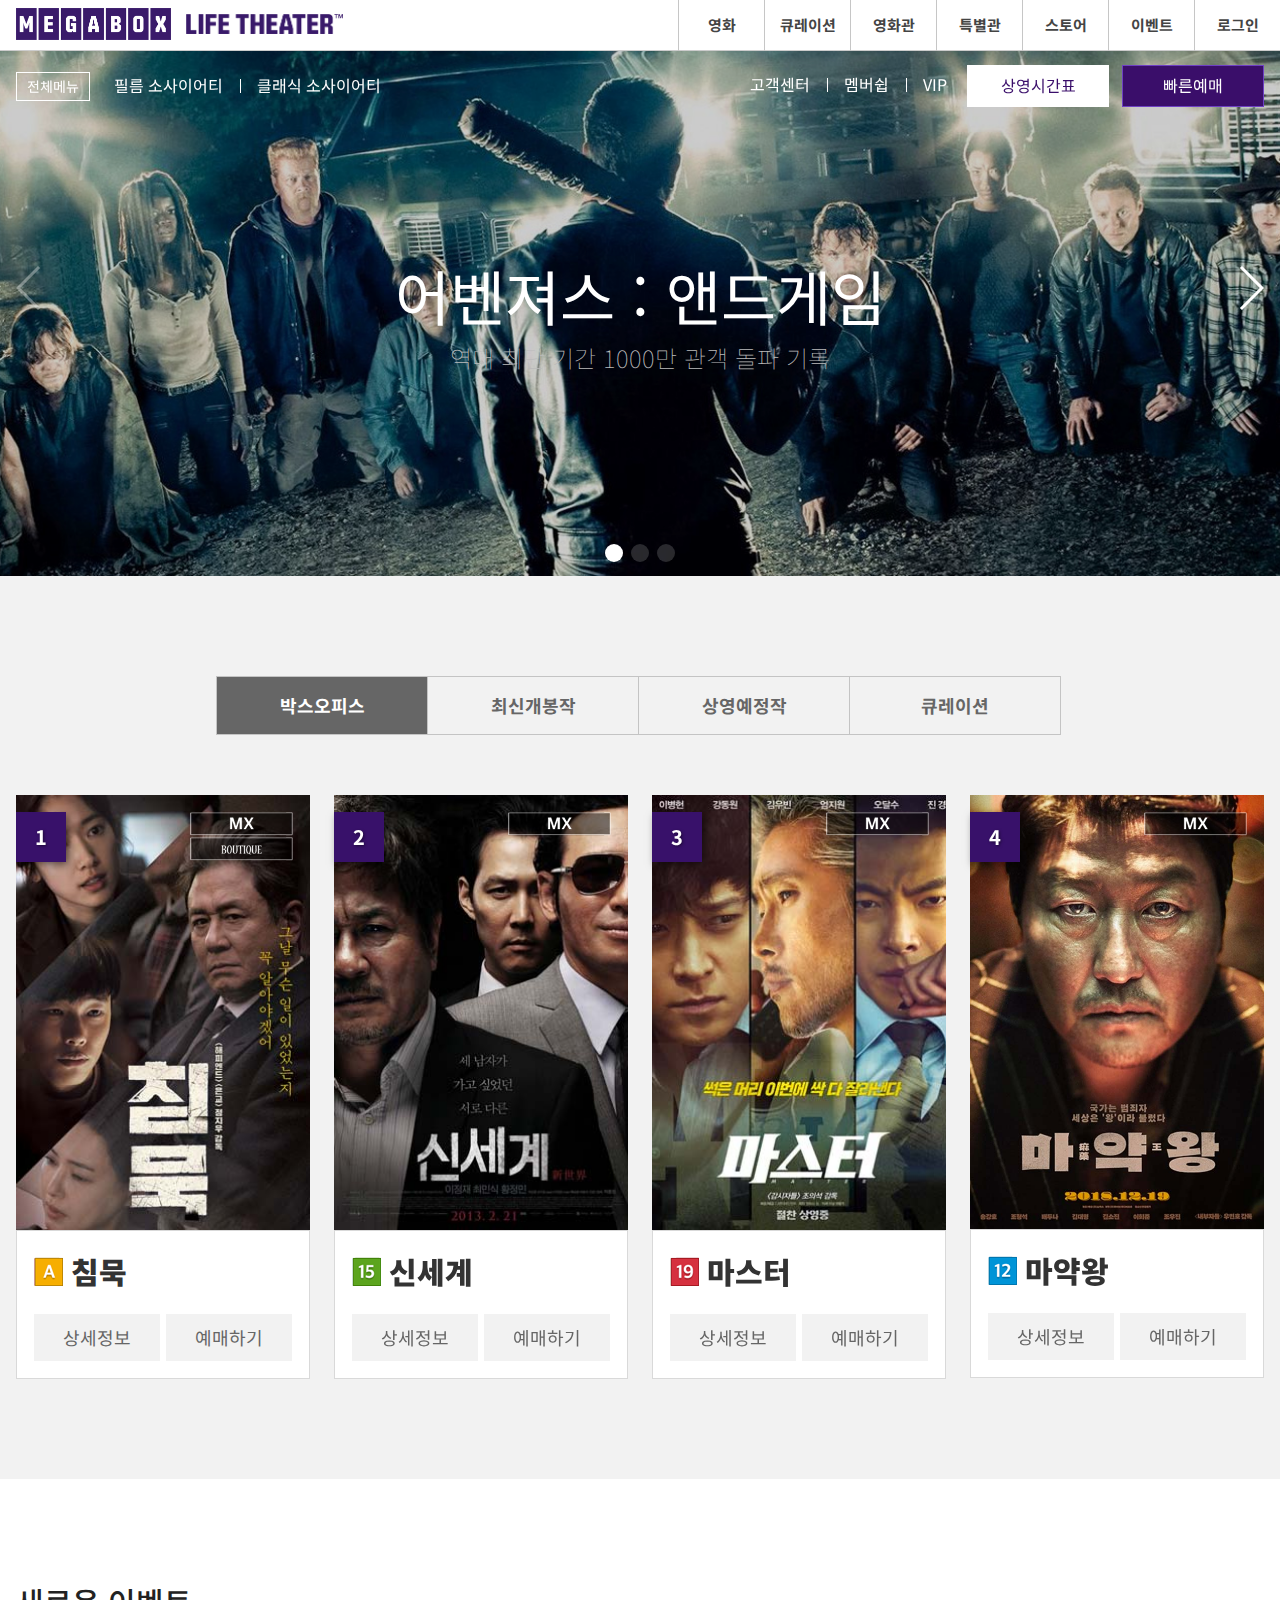
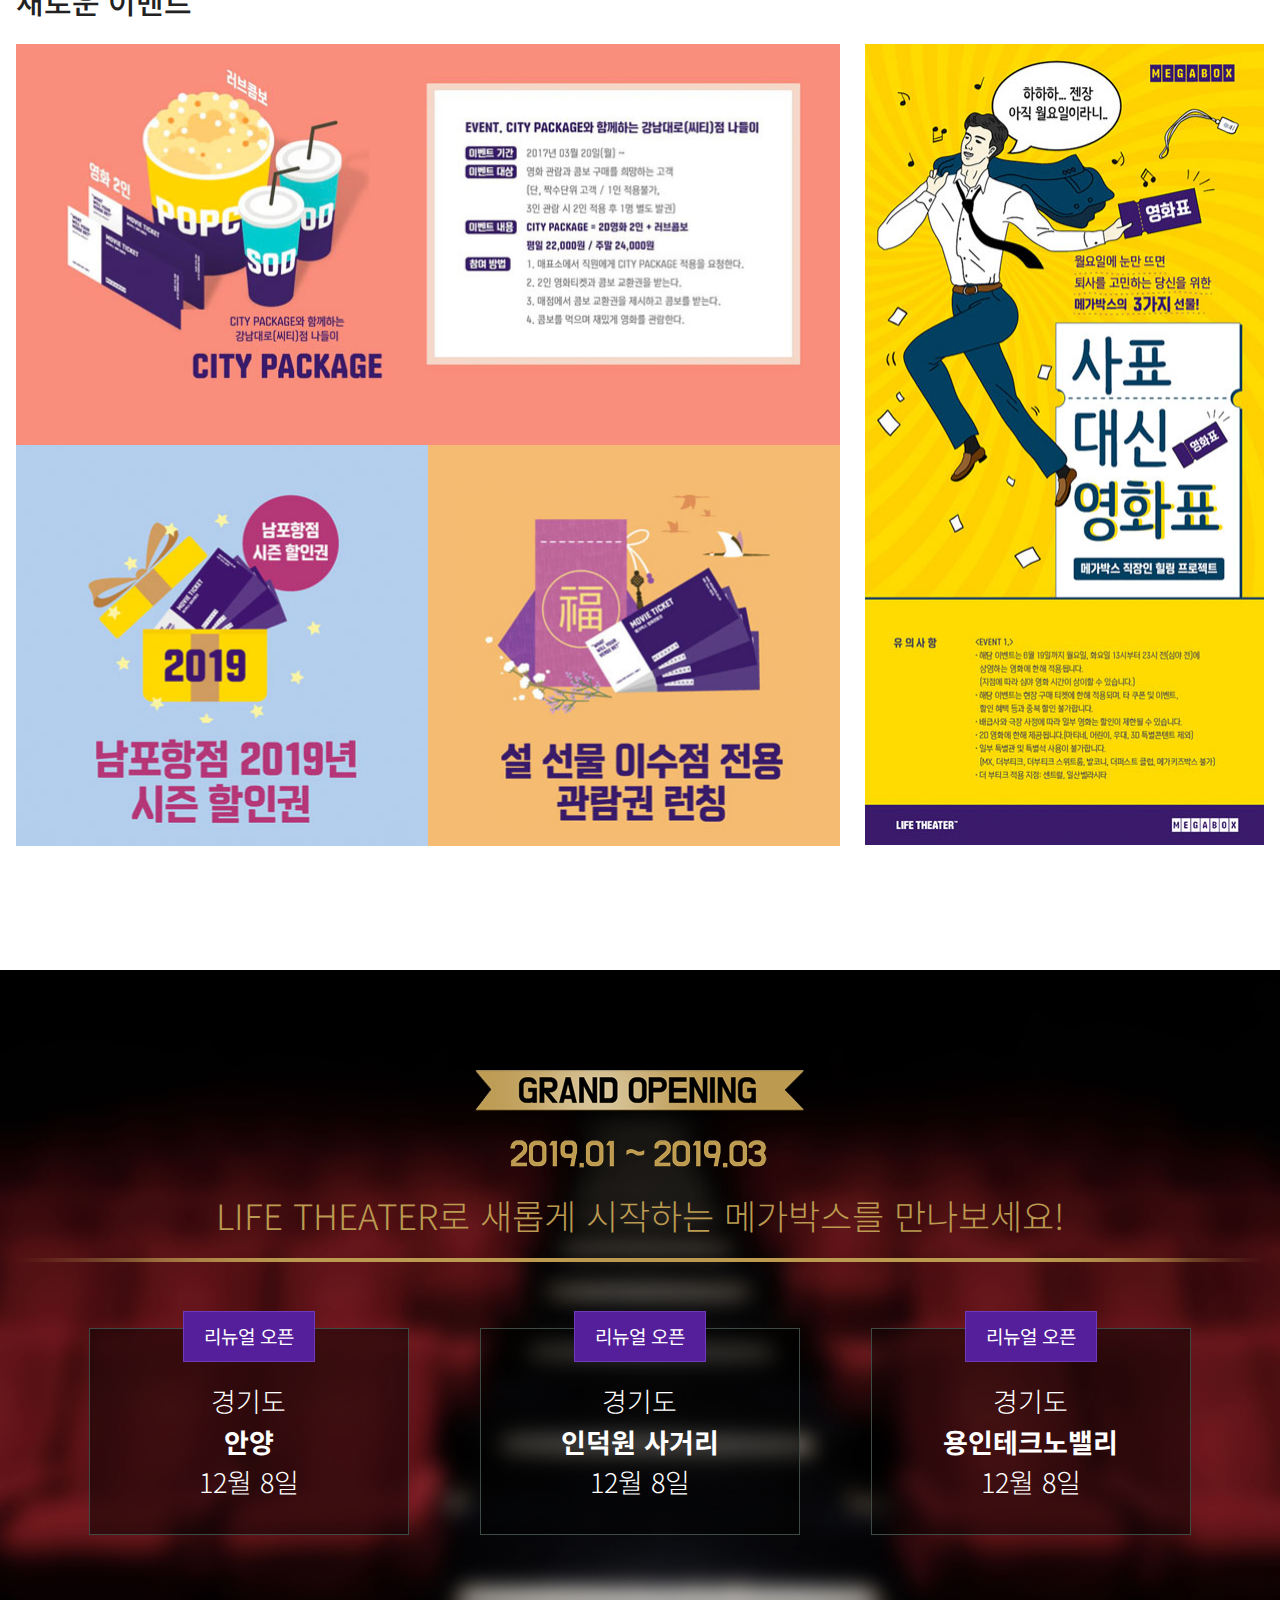
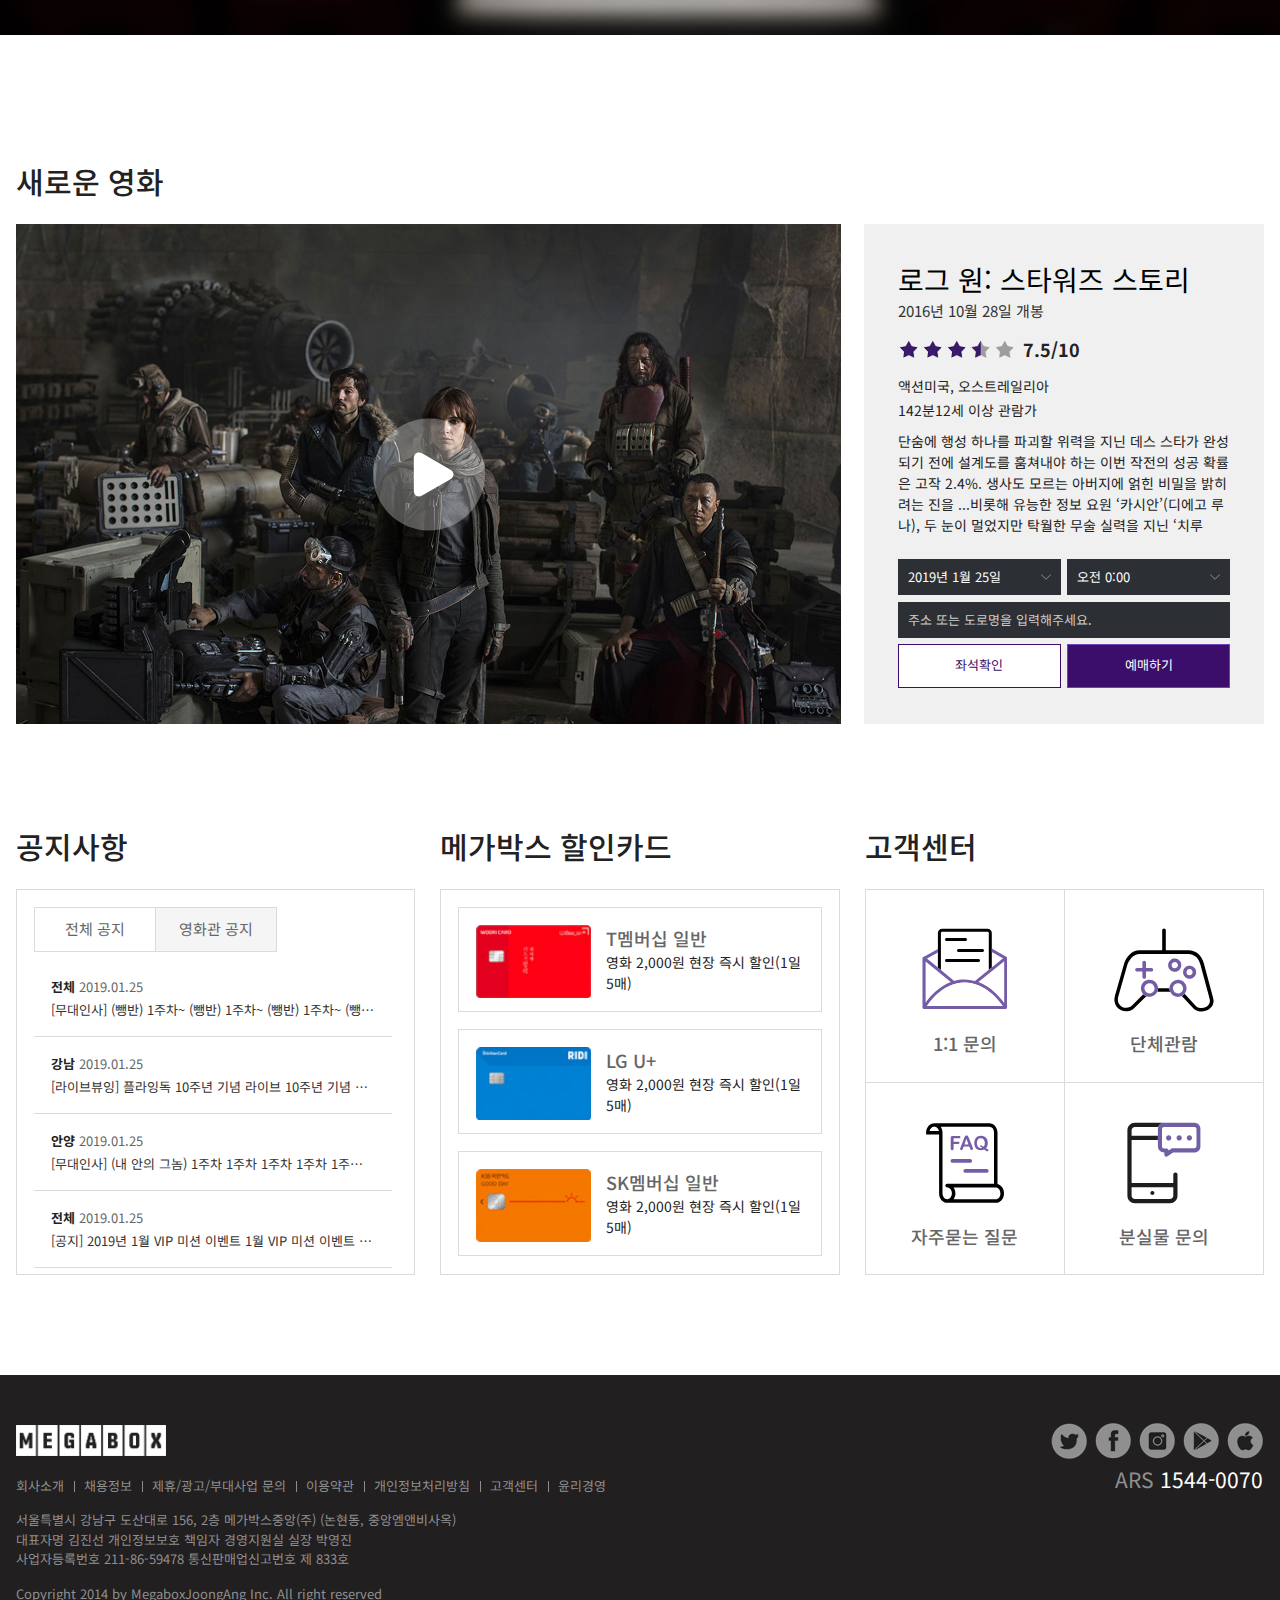
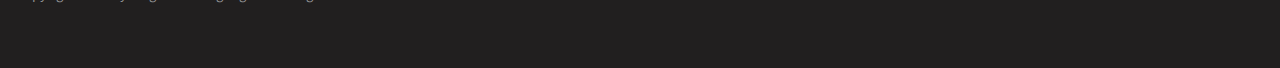
<file: index.html>
<!DOCTYPE html>
<html lang="ko">
  <head>
    <meta charset="UTF-8" />
    <meta
      name="viewport"
      content="user-scalable=no, initial-scale=1.0, maximum-scale=1.0, minimum-scale=1.0, width=device-width"
    />
    <meta http-equiv="X-UA-Compatible" content="ie=edge" />
    <meta name="format-detection" content="telephone=no" />
    <meta name="author" content="webstoryboy" />
    <meta
      name="description"
      content="메가박스 사이트 따라하면서 배우는 튜토리얼입니다."
    />
    <meta
      name="keywords"
      content="메가박스, 유투브, 영화, 최신영화, 영화관, CGV, 롯데시네마, 웹스토리보이, 웹스, 사이트 만들기, 따라하기, 이미지 슬라이드"
    />
    <title>메가박스 사이트 코딩하기 : 푸터 영역</title>

    <!-- css -->
    <link rel="stylesheet" href="assets/css/reset.css" />
    <link rel="stylesheet" href="assets/css/style.css" />
    <link rel="stylesheet" href="assets/css/swiper.css" />

    <!-- 파비콘 -->
    <link rel="shortcut icon" href="assets/icons/favicon.ico" />
    <link
      rel="apple-touch-icon-precomposed"
      href="assets/icons/favicon_72.png"
    />
    <link
      rel="apple-touch-icon-precomposed"
      sizes="96x96"
      href="assets/icons/favicon_96.png"
    />
    <link
      rel="apple-touch-icon-precomposed"
      sizes="144x144"
      href="assets/icons/favicon_144.png"
    />
    <link
      rel="apple-touch-icon-precomposed"
      sizes="192x192"
      href="assets/icons/favicon_192.png"
    />

    <!-- 페이스북 메타 태그 -->
    <meta property="og:title" content="메가박스 사이트 만들기" />
    <meta
      property="og:url"
      content="https://github.com/webstoryboy/megabox2019"
    />
    <meta
      property="og:image"
      content="https://webstoryboy.github.io/megabox2019/mega.jpg"
    />
    <meta
      property="og:description"
      content="메가박스 사이트 따라하면서 배우는 튜토리얼입니다."
    />

    <!-- 트위터 메타 태그 -->
    <meta name="twitter:card" content="summary" />
    <meta name="twitter:title" content="메가박스 사이트 만들기" />
    <meta
      name="twitter:url"
      content="https://github.com/webstoryboy/megabox2019/"
    />
    <meta
      name="twitter:image"
      content="https://webstoryboy.github.io/megabox2019/mega.jpg"
    />
    <meta
      name="twitter:description"
      content="메가박스 사이트 따라하면서 배우는 튜토리얼입니다."
    />

    <!-- 웹 폰트 -->
    <link
      href="https://fonts.googleapis.com/css?family=Noto+Sans+KR:100,300,400,500,700,900&amp;subset=korean"
      rel="stylesheet"
    />

    <!-- HTLM5shiv ie6~8 -->
    <!--[if lt IE 9]>
      <script src="assets/js/html5shiv.min.js"></script>
      <script type="text/javascript">
        alert(
          "현재 브라우저는 지원하지 않습니다. 크롬 브라우저를 추천합니다.!"
        );
      </script>
    <![endif]-->
  </head>
  <body>
    <header id="header">
      <div class="container">
        <div class="row">
          <div class="header clearfix">
            <h1>
              <a href="#">
                <em><img src="assets/img/logo.png" alt="MEGABOX" /></em>
                <strong
                  ><img src="assets/img/logo-sub.png" alt="LIFE THEATER"
                /></strong>
              </a>
            </h1>
            <nav id="mNav">
              <h2 class="ir_so">메가박스 전체메뉴</h2>
              <a href="#" class="ham"><span></span></a>
            </nav>
            <nav class="nav">
              <ul class="clearfix">
                <li><a href="#">영화</a></li>
                <li><a href="/studio_index.html">큐레이션</a></li>
                <li><a href="#target" class="scroll">영화관</a></li>
                <li><a href="#">특별관</a></li>
                <li><a href="#">스토어</a></li>
                <li><a href="#">이벤트</a></li>
                <li><a href="#">로그인</a></li>
              </ul>
            </nav>
          </div>
        </div>
      </div>
    </header>
    <!-- //header -->

    <section id="banner">
      <div class="banner_menu">
        <h2 class="ir_so">배너 영역</h2>
        <div class="container">
          <div class="row">
            <div class="bm_left">
              <ul>
                <li class="total"><a href="#">전체메뉴</a></li>
                <li class="line"><a href="#">필름 소사이어티</a></li>
                <li><a href="#">클래식 소사이어티</a></li>
              </ul>
            </div>
            <div class="bm_right">
              <ul>
                <li class="line"><a href="custom/faq.html">고객센터</a></li>
                <li class="line"><a href="#">멤버쉽</a></li>
                <li><a href="#">VIP</a></li>
              </ul>
              <ul>
                <li class="white"><a href="#">상영시간표</a></li>
                <li class="purple"><a href="#">빠른예매</a></li>
              </ul>
            </div>
          </div>
        </div>
      </div>
      <div class="slider">
        <div class="swiper-container">
          <div class="swiper-wrapper">
            <div class="swiper-slide ss1">
              <div class="container">
                <div class="row">
                  <h3>어벤져스 : 앤드게임</h3>
                  <p>역대 최단 기간 1000만 관객 돌파 기록</p>
                </div>
              </div>
            </div>
            <div class="swiper-slide ss2">
              <div class="container">
                <div class="row">
                  <h3>어벤져스 : 앤드게임</h3>
                  <p>역대 최단 기간 1000만 관객 돌파 기록</p>
                </div>
              </div>
            </div>
            <div class="swiper-slide ss3">
              <div class="container">
                <div class="row">
                  <h3>어벤져스 : 앤드게임</h3>
                  <p>역대 최단 기간 1000만 관객 돌파 기록</p>
                </div>
              </div>
            </div>
          </div>
          <div class="swiper-pagination"></div>
          <div class="swiper-button-prev"></div>
          <div class="swiper-button-next"></div>
        </div>
      </div>
    </section>
    <!-- //banner -->

    <section id="movie">
      <div class="container">
        <div class="row">
          <h2 class="ir_so">영화 예매</h2>
          <div class="movie">
            <div class="movie_title">
              <ul class="clearfix">
                <li class="active"><a href="#">박스오피스</a></li>
                <li><a href="#">최신개봉작</a></li>
                <li><a href="#">상영예정작</a></li>
                <li><a href="#">큐레이션</a></li>
              </ul>
            </div>
            <div class="movie_chart">
              <div class="swiper-container2">
                <div class="chart_cont1 swiper-wrapper">
                  <div class="swiper-slide">
                    <div class="poster">
                      <figure>
                        <img
                          src="assets/img/poster01.jpg"
                          srcset="assets/img/poster01@2.jpg 2x"
                          alt="침묵"
                        />
                      </figure>
                      <div class="rank"><strong>1</strong></div>
                      <div class="mx">
                        <span class="icon m ir_pm">MX</span>
                        <span class="icon b ir_pm">Boutique</span>
                      </div>
                    </div>
                    <div class="infor">
                      <h3>
                        <span class="icon all ir_pm">전체관람가</span>
                        <strong>침묵</strong>
                      </h3>
                      <div class="infor_btn">
                        <a href="#">상세정보</a>
                        <a href="#">예매하기</a>
                      </div>
                    </div>
                  </div>
                  <div class="swiper-slide">
                    <div class="poster">
                      <figure>
                        <img
                          src="assets/img/poster02.jpg"
                          srcset="assets/img/poster02@2.jpg 2x"
                          alt="신세계"
                        />
                      </figure>
                      <div class="rank"><strong>2</strong></div>
                      <div class="mx">
                        <span class="icon m ir_pm">MX</span>
                      </div>
                    </div>
                    <div class="infor">
                      <h3>
                        <span class="icon a19 ir_pm">19세 이상 관람</span>
                        <strong>신세계</strong>
                      </h3>
                      <div class="infor_btn">
                        <a href="#">상세정보</a>
                        <a href="#">예매하기</a>
                      </div>
                    </div>
                  </div>
                  <div class="swiper-slide">
                    <div class="poster">
                      <figure>
                        <img
                          src="assets/img/poster03.jpg"
                          srcset="assets/img/poster03@2.jpg 2x"
                          alt="마스터"
                        />
                      </figure>
                      <div class="rank"><strong>3</strong></div>
                      <div class="mx">
                        <span class="icon m ir_pm">MX</span>
                      </div>
                    </div>
                    <div class="infor">
                      <h3>
                        <span class="icon a12 ir_pm">12세 이상 관람</span>
                        <strong>마스터</strong>
                      </h3>
                      <div class="infor_btn">
                        <a href="#">상세정보</a>
                        <a href="#">예매하기</a>
                      </div>
                    </div>
                  </div>
                  <div class="swiper-slide">
                    <div class="poster">
                      <figure>
                        <img
                          src="assets/img/poster04.jpg"
                          srcset="assets/img/poster04@2.jpg 2x"
                          alt="마약왕"
                        />
                      </figure>
                      <div class="rank"><strong>4</strong></div>
                      <div class="mx">
                        <span class="icon m ir_pm">MX</span>
                      </div>
                    </div>
                    <div class="infor">
                      <h3>
                        <span class="icon a15 ir_pm">15세 이상 관람</span>
                        <strong>마약왕</strong>
                      </h3>
                      <div class="infor_btn">
                        <a href="#">상세정보</a>
                        <a href="#">예매하기</a>
                      </div>
                    </div>
                  </div>
                  <div class="swiper-slide">
                    <div class="poster">
                      <figure>
                        <img
                          src="assets/img/poster05.jpg"
                          srcset="assets/img/poster05@2.jpg 2x"
                          alt="마약왕"
                        />
                      </figure>
                      <div class="rank"><strong>5</strong></div>
                      <div class="mx">
                        <span class="icon m ir_pm">MX</span>
                      </div>
                    </div>
                    <div class="infor">
                      <h3>
                        <span class="icon a15 ir_pm">15세 이상 관람</span>
                        <strong>마약왕</strong>
                      </h3>
                      <div class="infor_btn">
                        <a href="#">상세정보</a>
                        <a href="#">예매하기</a>
                      </div>
                    </div>
                  </div>
                  <div class="swiper-slide">
                    <div class="poster">
                      <figure>
                        <img
                          src="assets/img/poster06.jpg"
                          srcset="assets/img/poster06@2.jpg 2x"
                          alt="마약왕"
                        />
                      </figure>
                      <div class="rank"><strong>6</strong></div>
                      <div class="mx">
                        <span class="icon m ir_pm">MX</span>
                      </div>
                    </div>
                    <div class="infor">
                      <h3>
                        <span class="icon a15 ir_pm">15세 이상 관람</span>
                        <strong>마약왕</strong>
                      </h3>
                      <div class="infor_btn">
                        <a href="#">상세정보</a>
                        <a href="#">예매하기</a>
                      </div>
                    </div>
                  </div>
                  <div class="swiper-slide">
                    <div class="poster">
                      <figure>
                        <img
                          src="assets/img/poster07.jpg"
                          srcset="assets/img/poster07@2.jpg 2x"
                          alt="마약왕"
                        />
                      </figure>
                      <div class="rank"><strong>7</strong></div>
                      <div class="mx">
                        <span class="icon m ir_pm">MX</span>
                      </div>
                    </div>
                    <div class="infor">
                      <h3>
                        <span class="icon a15 ir_pm">15세 이상 관람</span>
                        <strong>마약왕</strong>
                      </h3>
                      <div class="infor_btn">
                        <a href="#">상세정보</a>
                        <a href="#">예매하기</a>
                      </div>
                    </div>
                  </div>
                  <div class="swiper-slide">
                    <div class="poster">
                      <figure>
                        <img
                          src="assets/img/poster08.jpg"
                          srcset="assets/img/poster08@2.jpg 2x"
                          alt="마약왕"
                        />
                      </figure>
                      <div class="rank"><strong>8</strong></div>
                      <div class="mx">
                        <span class="icon m ir_pm">MX</span>
                      </div>
                    </div>
                    <div class="infor">
                      <h3>
                        <span class="icon a15 ir_pm">15세 이상 관람</span>
                        <strong>마약왕</strong>
                      </h3>
                      <div class="infor_btn">
                        <a href="#">상세정보</a>
                        <a href="#">예매하기</a>
                      </div>
                    </div>
                  </div>
                </div>
              </div>
              <!-- //chart_cont1-->

              <div class="swiper-container2">
                <div class="chart_cont2 swiper-wrapper">
                  <div class="swiper-slide">
                    <div class="poster">
                      <figure>
                        <img
                          src="assets/img/poster07.jpg"
                          srcset="assets/img/poster07@2.jpg 2x"
                          alt="침묵"
                        />
                      </figure>
                      <div class="rank"><strong>1</strong></div>
                      <div class="mx">
                        <span class="icon m ir_pm">MX</span>
                        <span class="icon b ir_pm">Boutique</span>
                      </div>
                    </div>
                    <div class="infor">
                      <h3>
                        <span class="icon all ir_pm">전체관람가</span>
                        <strong>침묵</strong>
                      </h3>
                      <div class="infor_btn">
                        <a href="#">상세정보</a>
                        <a href="#">예매하기</a>
                      </div>
                    </div>
                  </div>
                  <div class="swiper-slide">
                    <div class="poster">
                      <figure>
                        <img
                          src="assets/img/poster08.jpg"
                          srcset="assets/img/poster08@2.jpg 2x"
                          alt="신세계"
                        />
                      </figure>
                      <div class="rank"><strong>2</strong></div>
                      <div class="mx">
                        <span class="icon m ir_pm">MX</span>
                      </div>
                    </div>
                    <div class="infor">
                      <h3>
                        <span class="icon a19 ir_pm">19세 이상 관람</span>
                        <strong>신세계</strong>
                      </h3>
                      <div class="infor_btn">
                        <a href="#">상세정보</a>
                        <a href="#">예매하기</a>
                      </div>
                    </div>
                  </div>
                  <div class="swiper-slide">
                    <div class="poster">
                      <figure>
                        <img
                          src="assets/img/poster07.jpg"
                          srcset="assets/img/poster07@2.jpg 2x"
                          alt="마스터"
                        />
                      </figure>
                      <div class="rank"><strong>3</strong></div>
                      <div class="mx">
                        <span class="icon m ir_pm">MX</span>
                      </div>
                    </div>
                    <div class="infor">
                      <h3>
                        <span class="icon a12 ir_pm">12세 이상 관람</span>
                        <strong>마스터</strong>
                      </h3>
                      <div class="infor_btn">
                        <a href="#">상세정보</a>
                        <a href="#">예매하기</a>
                      </div>
                    </div>
                  </div>
                  <div class="swiper-slide">
                    <div class="poster">
                      <figure>
                        <img
                          src="assets/img/poster08.jpg"
                          srcset="assets/img/poster08@2.jpg 2x"
                          alt="마약왕"
                        />
                      </figure>
                      <div class="rank"><strong>4</strong></div>
                      <div class="mx">
                        <span class="icon m ir_pm">MX</span>
                      </div>
                    </div>
                    <div class="infor">
                      <h3>
                        <span class="icon a15 ir_pm">15세 이상 관람</span>
                        <strong>마약왕</strong>
                      </h3>
                      <div class="infor_btn">
                        <a href="#">상세정보</a>
                        <a href="#">예매하기</a>
                      </div>
                    </div>
                  </div>
                  <div class="swiper-slide">
                    <div class="poster">
                      <figure>
                        <img
                          src="assets/img/poster08.jpg"
                          srcset="assets/img/poster08@2.jpg 2x"
                          alt="마약왕"
                        />
                      </figure>
                      <div class="rank"><strong>4</strong></div>
                      <div class="mx">
                        <span class="icon m ir_pm">MX</span>
                      </div>
                    </div>
                    <div class="infor">
                      <h3>
                        <span class="icon a15 ir_pm">15세 이상 관람</span>
                        <strong>마약왕</strong>
                      </h3>
                      <div class="infor_btn">
                        <a href="#">상세정보</a>
                        <a href="#">예매하기</a>
                      </div>
                    </div>
                  </div>
                  <div class="swiper-slide">
                    <div class="poster">
                      <figure>
                        <img
                          src="assets/img/poster08.jpg"
                          srcset="assets/img/poster08@2.jpg 2x"
                          alt="마약왕"
                        />
                      </figure>
                      <div class="rank"><strong>4</strong></div>
                      <div class="mx">
                        <span class="icon m ir_pm">MX</span>
                      </div>
                    </div>
                    <div class="infor">
                      <h3>
                        <span class="icon a15 ir_pm">15세 이상 관람</span>
                        <strong>마약왕</strong>
                      </h3>
                      <div class="infor_btn">
                        <a href="#">상세정보</a>
                        <a href="#">예매하기</a>
                      </div>
                    </div>
                  </div>
                </div>
              </div>
              <!-- //chart_cont2-->

              <div class="swiper-container2">
                <div class="chart_cont3 swiper-wrapper">
                  <div class="swiper-slide">
                    <div class="poster">
                      <figure>
                        <img
                          src="assets/img/poster09.jpg"
                          srcset="assets/img/poster09@2.jpg 2x"
                          alt="침묵"
                        />
                      </figure>
                      <div class="rank"><strong>1</strong></div>
                      <div class="mx">
                        <span class="icon m ir_pm">MX</span>
                        <span class="icon b ir_pm">Boutique</span>
                      </div>
                    </div>
                    <div class="infor">
                      <h3>
                        <span class="icon all ir_pm">전체관람가</span>
                        <strong>침묵</strong>
                      </h3>
                      <div class="infor_btn">
                        <a href="#">상세정보</a>
                        <a href="#">예매하기</a>
                      </div>
                    </div>
                  </div>
                  <div class="swiper-slide">
                    <div class="poster">
                      <figure>
                        <img
                          src="assets/img/poster01.jpg"
                          srcset="assets/img/poster01@2.jpg 2x"
                          alt="신세계"
                        />
                      </figure>
                      <div class="rank"><strong>2</strong></div>
                      <div class="mx">
                        <span class="icon m ir_pm">MX</span>
                      </div>
                    </div>
                    <div class="infor">
                      <h3>
                        <span class="icon a12 ir_pm">19세 이상 관람</span>
                        <strong>신세계</strong>
                      </h3>
                      <div class="infor_btn">
                        <a href="#">상세정보</a>
                        <a href="#">예매하기</a>
                      </div>
                    </div>
                  </div>
                  <div class="swiper-slide">
                    <div class="poster">
                      <figure>
                        <img
                          src="assets/img/poster02.jpg"
                          srcset="assets/img/poster02@2.jpg 2x"
                          alt="마스터"
                        />
                      </figure>
                      <div class="rank"><strong>3</strong></div>
                      <div class="mx">
                        <span class="icon m ir_pm">MX</span>
                      </div>
                    </div>
                    <div class="infor">
                      <h3>
                        <span class="icon a12 ir_pm">12세 이상 관람</span>
                        <strong>마스터</strong>
                      </h3>
                      <div class="infor_btn">
                        <a href="#">상세정보</a>
                        <a href="#">예매하기</a>
                      </div>
                    </div>
                  </div>
                  <div class="swiper-slide">
                    <div class="poster">
                      <figure>
                        <img
                          src="assets/img/poster03.jpg"
                          srcset="assets/img/poster03@2.jpg 2x"
                          alt="마약왕"
                        />
                      </figure>
                      <div class="rank"><strong>4</strong></div>
                      <div class="mx">
                        <span class="icon m ir_pm">MX</span>
                      </div>
                    </div>
                    <div class="infor">
                      <h3>
                        <span class="icon a19 ir_pm">15세 이상 관람</span>
                        <strong>마약왕</strong>
                      </h3>
                      <div class="infor_btn">
                        <a href="#">상세정보</a>
                        <a href="#">예매하기</a>
                      </div>
                    </div>
                  </div>
                  <div class="swiper-slide">
                    <div class="poster">
                      <figure>
                        <img
                          src="assets/img/poster03.jpg"
                          srcset="assets/img/poster03@2.jpg 2x"
                          alt="마약왕"
                        />
                      </figure>
                      <div class="rank"><strong>4</strong></div>
                      <div class="mx">
                        <span class="icon m ir_pm">MX</span>
                      </div>
                    </div>
                    <div class="infor">
                      <h3>
                        <span class="icon a19 ir_pm">15세 이상 관람</span>
                        <strong>마약왕</strong>
                      </h3>
                      <div class="infor_btn">
                        <a href="#">상세정보</a>
                        <a href="#">예매하기</a>
                      </div>
                    </div>
                  </div>
                  <div class="swiper-slide">
                    <div class="poster">
                      <figure>
                        <img
                          src="assets/img/poster03.jpg"
                          srcset="assets/img/poster03@2.jpg 2x"
                          alt="마약왕"
                        />
                      </figure>
                      <div class="rank"><strong>4</strong></div>
                      <div class="mx">
                        <span class="icon m ir_pm">MX</span>
                      </div>
                    </div>
                    <div class="infor">
                      <h3>
                        <span class="icon a19 ir_pm">15세 이상 관람</span>
                        <strong>마약왕</strong>
                      </h3>
                      <div class="infor_btn">
                        <a href="#">상세정보</a>
                        <a href="#">예매하기</a>
                      </div>
                    </div>
                  </div>
                </div>
              </div>
              <!-- //chart_cont3-->

              <div class="swiper-container2">
                <div class="chart_cont4 swiper-wrapper">
                  <div class="swiper-slide">
                    <div class="poster">
                      <figure>
                        <img
                          src="assets/img/poster04.jpg"
                          srcset="assets/img/poster04@2.jpg 2x"
                          alt="침묵"
                        />
                      </figure>
                      <div class="rank"><strong>1</strong></div>
                      <div class="mx">
                        <span class="icon m ir_pm">MX</span>
                        <span class="icon b ir_pm">Boutique</span>
                      </div>
                    </div>
                    <div class="infor">
                      <h3>
                        <span class="icon all ir_pm">전체관람가</span>
                        <strong>침묵</strong>
                      </h3>
                      <div class="infor_btn">
                        <a href="#">상세정보</a>
                        <a href="#">예매하기</a>
                      </div>
                    </div>
                  </div>
                  <div class="swiper-slide">
                    <div class="poster">
                      <figure>
                        <img
                          src="assets/img/poster05.jpg"
                          srcset="assets/img/poster05@2.jpg 2x"
                          alt="신세계"
                        />
                      </figure>
                      <div class="rank"><strong>2</strong></div>
                      <div class="mx">
                        <span class="icon m ir_pm">MX</span>
                      </div>
                    </div>
                    <div class="infor">
                      <h3>
                        <span class="icon a19 ir_pm">19세 이상 관람</span>
                        <strong>신세계</strong>
                      </h3>
                      <div class="infor_btn">
                        <a href="#">상세정보</a>
                        <a href="#">예매하기</a>
                      </div>
                    </div>
                  </div>
                  <div class="swiper-slide">
                    <div class="poster">
                      <figure>
                        <img
                          src="assets/img/poster06.jpg"
                          srcset="assets/img/poster06@2.jpg 2x"
                          alt="마스터"
                        />
                      </figure>
                      <div class="rank"><strong>3</strong></div>
                      <div class="mx">
                        <span class="icon m ir_pm">MX</span>
                      </div>
                    </div>
                    <div class="infor">
                      <h3>
                        <span class="icon a12 ir_pm">12세 이상 관람</span>
                        <strong>마스터</strong>
                      </h3>
                      <div class="infor_btn">
                        <a href="#">상세정보</a>
                        <a href="#">예매하기</a>
                      </div>
                    </div>
                  </div>
                  <div class="swiper-slide">
                    <div class="poster">
                      <figure>
                        <img
                          src="assets/img/poster07.jpg"
                          srcset="assets/img/poster07@2.jpg 2x"
                          alt="마약왕"
                        />
                      </figure>
                      <div class="rank"><strong>4</strong></div>
                      <div class="mx">
                        <span class="icon m ir_pm">MX</span>
                      </div>
                    </div>
                    <div class="infor">
                      <h3>
                        <span class="icon a12 ir_pm">15세 이상 관람</span>
                        <strong>마약왕</strong>
                      </h3>
                      <div class="infor_btn">
                        <a href="#">상세정보</a>
                        <a href="#">예매하기</a>
                      </div>
                    </div>
                  </div>
                  <div class="swiper-slide">
                    <div class="poster">
                      <figure>
                        <img
                          src="assets/img/poster07.jpg"
                          srcset="assets/img/poster07@2.jpg 2x"
                          alt="마약왕"
                        />
                      </figure>
                      <div class="rank"><strong>4</strong></div>
                      <div class="mx">
                        <span class="icon m ir_pm">MX</span>
                      </div>
                    </div>
                    <div class="infor">
                      <h3>
                        <span class="icon a12 ir_pm">15세 이상 관람</span>
                        <strong>마약왕</strong>
                      </h3>
                      <div class="infor_btn">
                        <a href="#">상세정보</a>
                        <a href="#">예매하기</a>
                      </div>
                    </div>
                  </div>
                  <div class="swiper-slide">
                    <div class="poster">
                      <figure>
                        <img
                          src="assets/img/poster07.jpg"
                          srcset="assets/img/poster07@2.jpg 2x"
                          alt="마약왕"
                        />
                      </figure>
                      <div class="rank"><strong>4</strong></div>
                      <div class="mx">
                        <span class="icon m ir_pm">MX</span>
                      </div>
                    </div>
                    <div class="infor">
                      <h3>
                        <span class="icon a12 ir_pm">15세 이상 관람</span>
                        <strong>마약왕</strong>
                      </h3>
                      <div class="infor_btn">
                        <a href="#">상세정보</a>
                        <a href="#">예매하기</a>
                      </div>
                    </div>
                  </div>
                </div>
              </div>
              <!-- //chart_cont4-->
            </div>
          </div>
        </div>
      </div>
    </section>
    <!-- //movie -->

    <section id="event">
      <div class="container">
        <div class="row">
          <div class="event">
            <h2><em>새로운 이벤트</em></h2>
            <div class="event_left">
              <div class="event_slider">
                <img
                  src="assets/img/event01.jpg"
                  srcset="assets/img/event01@2.jpg 2x"
                  alt="시티 패키지"
                />
              </div>
              <figure class="event_box1">
                <img
                  src="assets/img/event02.jpg"
                  srcset="assets/img/event02@2.jpg 2x"
                  alt="남포항점 2019 시즌할인권"
                />
              </figure>
              <figure class="event_box2">
                <img
                  src="assets/img/event03.jpg"
                  srcset="assets/img/event03@2.jpg 2x"
                  alt="설 선물 이수점 전용 관람권 런칭"
                />
              </figure>
            </div>
            <figure class="event_right">
              <img
                src="assets/img/event04.jpg"
                srcset="assets/img/event04@2.jpg 2x"
                alt="사표 대신 영화표"
              />
            </figure>
          </div>
        </div>
      </div>
    </section>
    <!-- //event -->

    <section id="opening">
      <div class="container">
        <div class="row">
          <div class="opening">
            <h2><span class="icon grand ir_pm">Grand Opening</span></h2>
            <strong class="icon date ir_pm">2019.01 ~ 2019.03</strong>
            <p class="desc">
              LIFE THEATER로 새롭게 시작하는 메가박스를 만나보세요!
            </p>
            <div class="open_box">
              <div>
                <h3>리뉴얼 오픈</h3>
                <p><em>경기도</em><strong>안양</strong>12월 8일</p>
              </div>
              <div>
                <h3>리뉴얼 오픈</h3>
                <p><em>경기도</em><strong>인덕원 사거리</strong>12월 8일</p>
              </div>
              <div>
                <h3>리뉴얼 오픈</h3>
                <p><em>경기도</em><strong>용인테크노밸리</strong>12월 8일</p>
              </div>
            </div>
          </div>
        </div>
      </div>
    </section>
    <!-- //opening -->

    <section id="new">
      <div class="container">
        <div class="row">
          <div class="new">
            <h2><em>새로운 영화</em></h2>
            <div class="new_left">
              <div class="play" id="showTrailer" data-youtube="F1239ZePXfM">
                <svg
                  version="1.1"
                  id="Layer_1"
                  xmlns="http://www.w3.org/2000/svg"
                  xmlns:xlink="http://www.w3.org/1999/xlink"
                  x="0px"
                  y="0px"
                  viewBox="0 0 120 120"
                  style="enable-background: new 0 0 120 120;"
                  xml:space="preserve"
                >
                  <circle class="st0" cx="60" cy="60.4" r="56" />
                  <path
                    class="st1"
                    d="M81,65.4c4.8-2.8,4.8-7.2,0-10L53.5,39.6c-4.8-2.8-8.7-0.5-8.7,5v31.7c0,5.5,3.9,7.8,8.7,5L81,65.4z"
                  />
                </svg>
              </div>
            </div>
            <div class="new_right">
              <h3 class="title">로그 원: 스타워즈 스토리</h3>
              <span class="release">2016년 10월 28일 개봉</span>
              <div class="star">
                <span class="icon star1"></span>
                <span class="icon star1"></span>
                <span class="icon star1"></span>
                <span class="icon star2"></span>
                <span class="icon star0"></span>
                <strong>7.5/10</strong>
              </div>
              <ul class="summary">
                <li class="genre">
                  <span class="bar">액션</span><span>미국, 오스트레일리아</span>
                </li>
                <li class="age">
                  <span class="bar">142분</span><span>12세 이상 관람가</span>
                </li>
                <li class="desc">
                  단숨에 행성 하나를 파괴할 위력을 지닌 데스 스타가 완성되기
                  전에 설계도를 훔쳐내야 하는 이번 작전의 성공 확률은 고작 2.4%.
                  생사도 모르는 아버지에 얽힌 비밀을 밝히려는 진을 ...비롯해
                  유능한 정보 요원 ‘카시안’(디에고 루나), 두 눈이 멀었지만
                  탁월한 무술 실력을 지닌 ‘치루트’(견자단), 전투 베테랑
                  ‘베이즈’, 파일럿 ‘보디’, 시니컬한 드로이드 ‘K-2SO’까지 합류,
                  거대한 전쟁을 끝낼 ‘로그 원’이 이끄는 가장 비밀스런 작전이
                  시작되는데…
                </li>
              </ul>
              <div class="select">
                <div class="s1">
                  <label for="udate" class="ir_so">날짜</label>
                  <input
                    type="text"
                    id="udate"
                    name="udate"
                    value="2019년 1월 25일"
                    class="ui_select2"
                  />
                </div>
                <div class="s2">
                  <label for="utime" class="ir_so">시간</label>
                  <select id="utime" name="utime" class="ui_select2">
                    <option value="오전 0:00">오전 0:00</option>
                    <option value="오전 1:00">오전 1:00</option>
                    <option value="오전 2:00">오전 2:00</option>
                    <option value="오전 3:00">오전 3:00</option>
                    <option value="오전 4:00">오전 4:00</option>
                    <option value="오전 5:00">오전 5:00</option>
                    <option value="오전 6:00">오전 6:00</option>
                    <option value="오전 7:00">오전 7:00</option>
                    <option value="오전 8:00">오전 8:00</option>
                    <option value="오전 9:00">오전 9:00</option>
                    <option value="오전 10:00">오전 10:00</option>
                    <option value="오전 11:00">오전 11:00</option>
                    <option value="오전 12:00">오전 12:00</option>
                    <option value="오후 1:00">오후 1:00</option>
                    <option value="오후 2:00">오후 2:00</option>
                    <option value="오후 3:00">오후 3:00</option>
                    <option value="오후 4:00">오후 4:00</option>
                    <option value="오후 5:00">오후 5:00</option>
                    <option value="오후 6:00">오후 6:00</option>
                    <option value="오후 7:00">오후 7:00</option>
                    <option value="오후 8:00">오후 8:00</option>
                    <option value="오후 9:00">오후 9:00</option>
                    <option value="오후 10:00">오후 10:00</option>
                    <option value="오후 11:00">오후 11:00</option>
                    <option value="오후 12:00">오후 12:00</option>
                  </select>
                </div>
                <div class="s3">
                  <label for="utext" class="ir_so"
                    >주소 또는 도로명을 입력해주세요.</label
                  >
                  <input
                    type="text"
                    id="utext"
                    name="utext"
                    class="ui_input3"
                    placeholder="주소 또는 도로명을 입력해주세요."
                  />
                </div>
              </div>
              <div class="btn">
                <a href="#" class="white">좌석확인</a>
                <a href="#" class="purple">예매하기</a>
              </div>
            </div>
          </div>
        </div>
      </div>
    </section>
    <!-- //new -->

    <section id="help">
      <div class="container">
        <div class="row">
          <div class="help clearfix">
            <article class="help_box1">
              <h3><em>공지사항</em></h3>
              <div class="notice">
                <ul>
                  <li class="active">
                    <a href="#">전체 공지</a>
                    <ul>
                      <li>
                        <dl>
                          <dt>
                            <strong class="bar">전체</strong>
                            <em>2019.01.25</em>
                          </dt>
                          <dd>
                            [무대인사] (뺑반) 1주차~ (뺑반) 1주차~ (뺑반) 1주차~
                            (뺑반) 1주차~ (뺑반) 1주차~
                          </dd>
                        </dl>
                      </li>
                      <li>
                        <dl>
                          <dt>
                            <strong class="bar">강남</strong>
                            <em>2019.01.25</em>
                          </dt>
                          <dd>
                            [라이브뷰잉] 플라잉독 10주년 기념 라이브 10주년 기념
                            라이브 10주년 기념 라이브..
                          </dd>
                        </dl>
                      </li>
                      <li>
                        <dl>
                          <dt>
                            <strong class="bar">안양</strong>
                            <em>2019.01.25</em>
                          </dt>
                          <dd>
                            [무대인사] (내 안의 그놈) 1주차 1주차 1주차 1주차
                            1주차 1주차 1주차 1주차
                          </dd>
                        </dl>
                      </li>
                      <li>
                        <dl>
                          <dt>
                            <strong class="bar">전체</strong>
                            <em>2019.01.25</em>
                          </dt>
                          <dd>
                            [공지] 2019년 1월 VIP 미션 이벤트 1월 VIP 미션
                            이벤트 1월 VIP 미션 이벤트
                          </dd>
                        </dl>
                      </li>
                    </ul>
                  </li>
                  <li>
                    <a href="#">영화관 공지</a>
                    <ul>
                      <li>
                        <dl>
                          <dt>
                            <strong class="bar">전체</strong>
                            <em>2019.01.25</em>
                          </dt>
                          <dd>
                            [무대인사] (내 안의 그놈) 1주차 1주차 1주차 1주차
                            1주차 1주차 1주차 1주차
                          </dd>
                        </dl>
                      </li>
                      <li>
                        <dl>
                          <dt>
                            <strong class="bar">강남</strong>
                            <em>2019.01.25</em>
                          </dt>
                          <dd>
                            [무대인사] (내 안의 그놈) 1주차 1주차 1주차 1주차
                            1주차 1주차 1주차 1주차
                          </dd>
                        </dl>
                      </li>
                      <li>
                        <dl>
                          <dt>
                            <strong class="bar">안양</strong>
                            <em>2019.01.25</em>
                          </dt>
                          <dd>
                            [무대인사] (내 안의 그놈) 1주차 1주차 1주차 1주차
                            1주차 1주차 1주차 1주차
                          </dd>
                        </dl>
                      </li>
                      <li>
                        <dl>
                          <dt>
                            <strong class="bar">전체</strong>
                            <em>2019.01.25</em>
                          </dt>
                          <dd>
                            [공지] 2019년 1월 VIP 미션 이벤트 1월 VIP 미션
                            이벤트 1월 VIP 미션 이벤트
                          </dd>
                        </dl>
                      </li>
                    </ul>
                  </li>
                </ul>
              </div>
            </article>
            <article class="help_box2" id="target">
              <h3><em>메가박스 할인카드</em></h3>
              <div class="card">
                <ul>
                  <li>
                    <a href="#">
                      <span
                        ><img
                          src="assets/img/card01.jpg"
                          srcset="assets/img/card01@2.jpg 2x"
                          alt="card01"
                      /></span>
                      <strong>T멤버십 일반</strong>
                      <em>영화 2,000원 현장 즉시 할인(1일 5매)</em>
                    </a>
                  </li>
                  <li>
                    <a href="#">
                      <span
                        ><img
                          src="assets/img/card02.jpg"
                          srcset="assets/img/card02@2.jpg 2x"
                          alt="card02"
                      /></span>
                      <strong>LG U+</strong>
                      <em>영화 2,000원 현장 즉시 할인(1일 5매)</em>
                    </a>
                  </li>
                  <li>
                    <a href="#">
                      <span
                        ><img
                          src="assets/img/card03.jpg"
                          srcset="assets/img/card03@2.jpg 2x"
                          alt="card03 "
                      /></span>
                      <strong>SK멤버십 일반</strong>
                      <em>영화 2,000원 현장 즉시 할인(1일 5매)</em>
                    </a>
                  </li>
                </ul>
              </div>
            </article>
            <article class="help_box3">
              <h3>고객센터</h3>
              <div class="service">
                <ul>
                  <li>
                    <a
                      href="mailto:noh5524@gmail.com?Subject=문의입니다.&body=빠른 답변을 위해 필요한 정보입니다. 정확하게 입력해 주시기 바랍니다.%0D%0A%0D%0A 1. 성함: %0D%0A 2. 휴대폰 번호: %0D%0A 3. 회사명: %0D%0A 4. 문의 내용:"
                    >
                      <span class="img_svg">
                        <svg
                          version="1.1"
                          id="Layer_1"
                          xmlns="http://www.w3.org/2000/svg"
                          xmlns:xlink="http://www.w3.org/1999/xlink"
                          x="0px"
                          y="0px"
                          viewBox="0 0 120 120"
                          style="enable-background: new 0 0 120 120;"
                          xml:space="preserve"
                        >
                          <g>
                            <polygon
                              style="fill: none;"
                              points="86.9,57.4 98.1,48.3 97.9,48.2 86.9,48.2"
                            />
                            <polygon
                              style="fill: none;"
                              points="22.5,48.2 21.9,48.6 32.9,57.6 32.9,48.2"
                            />
                            <polygon
                              style="fill: #ffffff;"
                              points="97.9,48.2 86.9,42 86.9,48.2"
                            />
                            <polygon
                              style="fill: #ffffff;"
                              points="32.9,42.4 22.5,48.2 32.9,48.2"
                            />
                            <path
                              style="fill: #ffffff;"
                              d="M83.9,23c0-0.7-0.6-1.3-1.3-1.3H37.2c-0.7,0-1.3,0.6-1.3,1.3v37L49.2,71c3.2-0.9,6.7-1.4,10.3-1.4
                                                        c3.5,0,7,0.5,10.5,1.5l13.9-11.2V23z M52,40.5c0-0.8,0.7-1.5,1.5-1.5h24c0.8,0,1.5,0.7,1.5,1.5S78.3,42,77.5,42h-24
                                                        C52.7,42,52,41.3,52,40.5z M41.5,31c-0.8,0-1.5-0.7-1.5-1.5s0.7-1.5,1.5-1.5h19c0.8,0,1.5,0.7,1.5,1.5S61.3,31,60.5,31H41.5z
                                                            M73.5,52h-32c-0.8,0-1.5-0.7-1.5-1.5s0.7-1.5,1.5-1.5h32c0.8,0,1.5,0.7,1.5,1.5S74.3,52,73.5,52z"
                            />
                            <path
                              d="M32.9,42.4v5.8v9.4l3,2.5V23c0-0.7,0.6-1.3,1.3-1.3h45.3c0.7,0,1.3,0.6,1.3,1.3v36.8l3-2.4v-9.2V42v-3.4V23
                                                        c0-2.4-1.9-4.3-4.3-4.3H37.2c-2.4,0-4.3,1.9-4.3,4.3v15.9V42.4z"
                            />
                            <path
                              style="fill: #ffffff;"
                              d="M73.4,72.1c6,2.3,11.8,6,17.2,11.1c3.8,3.6,6.7,7.1,8.5,9.7V51.4L73.4,72.1z"
                            />
                            <path
                              style="fill: #ffffff;"
                              d="M20.6,51.4v41.3c4-5.7,12.6-16,25.2-20.7L20.6,51.4z"
                            />
                            <path
                              style="fill: #755ca7;"
                              d="M101.6,47.1l0.1-0.2l-14.9-8.4V42l11.1,6.2l0.2,0.1l-11.3,9.1l-3,2.4L70,71c-3.4-1-6.9-1.5-10.5-1.5
                                                        c-3.7,0-7.1,0.5-10.3,1.4L35.9,60l-3-2.5l-11-9l0.6-0.3l10.4-5.8v-3.4L19,46.7c-0.2,0-0.4,0-0.6,0.1c-0.5,0.2-0.9,0.8-0.9,1.4v49.3
                                                        c0,0.8,0.7,1.5,1.5,1.5h0.2h81.1h0.2c0.8,0,1.5-0.7,1.5-1.5V48.2C102.1,47.8,102,47.4,101.6,47.1z M99.1,92.9
                                                        c-1.9-2.6-4.7-6.1-8.5-9.7c-5.4-5.1-11.2-8.8-17.2-11.1l25.8-20.8V92.9z M97.7,96H22c4.2-6.2,17.5-23.5,37.5-23.5
                                                        C79.6,72.5,93.3,89.7,97.7,96z M20.6,92.7V51.4L45.8,72C33.2,76.8,24.6,87,20.6,92.7z"
                            />
                            <path
                              style="fill: #ffffff;"
                              d="M59.5,72.5c-20,0-33.4,17.2-37.5,23.5h75.7C93.3,89.7,79.6,72.5,59.5,72.5z"
                            />
                            <path
                              d="M62,29.5c0-0.8-0.7-1.5-1.5-1.5h-19c-0.8,0-1.5,0.7-1.5,1.5s0.7,1.5,1.5,1.5h19C61.3,31,62,30.3,62,29.5z"
                            />
                            <path
                              d="M77.5,42c0.8,0,1.5-0.7,1.5-1.5S78.3,39,77.5,39h-24c-0.8,0-1.5,0.7-1.5,1.5s0.7,1.5,1.5,1.5H77.5z"
                            />
                            <path
                              d="M73.5,49h-32c-0.8,0-1.5,0.7-1.5,1.5s0.7,1.5,1.5,1.5h32c0.8,0,1.5-0.7,1.5-1.5S74.3,49,73.5,49z"
                            />
                          </g>
                        </svg>
                      </span>
                      <strong>1:1 문의</strong>
                    </a>
                  </li>
                  <li>
                    <a href="#">
                      <span class="img_svg">
                        <svg
                          version="1.1"
                          id="Layer_1"
                          xmlns="http://www.w3.org/2000/svg"
                          xmlns:xlink="http://www.w3.org/1999/xlink"
                          x="0px"
                          y="0px"
                          viewBox="0 0 120 120"
                          style="enable-background: new 0 0 120 120;"
                          xml:space="preserve"
                        >
                          <g>
                            <polygon
                              style="fill: none;"
                              points="199.9,54.4 211.1,45.3 210.9,45.2 199.9,45.2 	"
                            />
                            <polygon
                              style="fill: none;"
                              points="135.5,45.2 134.9,45.6 145.9,54.6 145.9,45.2 	"
                            />
                            <polygon
                              style="fill: #ffffff;"
                              points="210.9,45.2 199.9,39 199.9,45.2 	"
                            />
                            <polygon
                              style="fill: #ffffff;"
                              points="145.9,39.4 135.5,45.2 145.9,45.2 	"
                            />
                            <path
                              style="fill: #ffffff;"
                              d="M196.9,20c0-0.7-0.6-1.3-1.3-1.3h-45.3c-0.7,0-1.3,0.6-1.3,1.3v37L162.2,68c3.2-0.9,6.7-1.4,10.3-1.4
                                                        c3.5,0,7,0.5,10.5,1.5l13.9-11.2V20z M165,37.5c0-0.8,0.7-1.5,1.5-1.5h24c0.8,0,1.5,0.7,1.5,1.5s-0.7,1.5-1.5,1.5h-24
                                                        C165.7,39,165,38.3,165,37.5z M154.5,28c-0.8,0-1.5-0.7-1.5-1.5s0.7-1.5,1.5-1.5h19c0.8,0,1.5,0.7,1.5,1.5s-0.7,1.5-1.5,1.5H154.5z
                                                            M186.5,49h-32c-0.8,0-1.5-0.7-1.5-1.5s0.7-1.5,1.5-1.5h32c0.8,0,1.5,0.7,1.5,1.5S187.3,49,186.5,49z"
                            />
                            <path
                              d="M145.9,39.4v5.8v9.4l3,2.5V20c0-0.7,0.6-1.3,1.3-1.3h45.3c0.7,0,1.3,0.6,1.3,1.3v36.8l3-2.4v-9.2V39v-3.4V20
                                                        c0-2.4-1.9-4.3-4.3-4.3h-45.3c-2.4,0-4.3,1.9-4.3,4.3v15.9V39.4z"
                            />
                            <path
                              style="fill: #ffffff;"
                              d="M186.4,69.1c6,2.3,11.8,6,17.2,11.1c3.8,3.6,6.7,7.1,8.5,9.7V48.4L186.4,69.1z"
                            />
                            <path
                              style="fill: #ffffff;"
                              d="M133.6,48.4v41.3c4-5.7,12.6-16,25.2-20.7L133.6,48.4z"
                            />
                            <path
                              style="fill: #755ca7;"
                              d="M214.6,44.1l0.1-0.2l-14.9-8.4V39l11.1,6.2l0.2,0.1l-11.3,9.1l-3,2.4L183,68c-3.4-1-6.9-1.5-10.5-1.5
                                                        c-3.7,0-7.1,0.5-10.3,1.4L148.9,57l-3-2.5l-11-9l0.6-0.3l10.4-5.8v-3.4L132,43.7c-0.2,0-0.4,0-0.6,0.1c-0.5,0.2-0.9,0.8-0.9,1.4
                                                        v49.3c0,0.8,0.7,1.5,1.5,1.5h0.2h81.1h0.2c0.8,0,1.5-0.7,1.5-1.5V45.2C215.1,44.8,215,44.4,214.6,44.1z M212.1,89.9
                                                        c-1.9-2.6-4.7-6.1-8.5-9.7c-5.4-5.1-11.2-8.8-17.2-11.1l25.8-20.8V89.9z M210.7,93H135c4.2-6.2,17.5-23.5,37.5-23.5
                                                        C192.6,69.5,206.3,86.7,210.7,93z M133.6,89.7V48.4L158.8,69C146.2,73.8,137.6,84,133.6,89.7z"
                            />
                            <path
                              style="fill: #ffffff;"
                              d="M172.5,69.5c-20,0-33.4,17.2-37.5,23.5h75.7C206.3,86.7,192.6,69.5,172.5,69.5z"
                            />
                            <path
                              d="M175,26.5c0-0.8-0.7-1.5-1.5-1.5h-19c-0.8,0-1.5,0.7-1.5,1.5s0.7,1.5,1.5,1.5h19C174.3,28,175,27.3,175,26.5z"
                            />
                            <path
                              d="M190.5,39c0.8,0,1.5-0.7,1.5-1.5s-0.7-1.5-1.5-1.5h-24c-0.8,0-1.5,0.7-1.5,1.5s0.7,1.5,1.5,1.5H190.5z"
                            />
                            <path
                              d="M186.5,46h-32c-0.8,0-1.5,0.7-1.5,1.5s0.7,1.5,1.5,1.5h32c0.8,0,1.5-0.7,1.5-1.5S187.3,46,186.5,46z"
                            />
                            <path
                              style="fill: #ffffff;"
                              d="M85.3,65.3c0.8,0.1,1.6-0.2,2.3-0.7c0.6-0.5,1-1.3,1.1-2.1c0.1-0.8-0.2-1.6-0.7-2.3c-0.5-0.6-1.3-1-2.1-1.1
                                                        c-0.1,0-0.2,0-0.3,0c-0.7,0-1.4,0.2-1.9,0.7c-0.6,0.5-1,1.3-1.1,2.1c-0.1,0.8,0.2,1.6,0.7,2.3C83.7,64.8,84.5,65.2,85.3,65.3z"
                            />
                            <path
                              style="fill: #ffffff;"
                              d="M70.5,58.2c0.8,0.1,1.6-0.2,2.3-0.7c1.3-1.1,1.5-3,0.5-4.4c-0.6-0.8-1.5-1.2-2.4-1.2c-0.7,0-1.4,0.2-2,0.7
                                                        c-1.3,1.1-1.5,3-0.5,4.4C68.9,57.7,69.6,58.1,70.5,58.2z"
                            />
                            <path
                              style="fill: #ffffff;"
                              d="M44.4,69.9c4.7-0.6,9,2.7,9.6,7.4c0,0.3,0.1,0.6,0.1,1h11.4c0.1-4.2,3.2-7.8,7.4-8.3c4.7-0.6,9,2.7,9.6,7.4
                                                        c0.3,2.4-0.5,4.8-1.9,6.5l11.9,12.7c2.7,1.9,6.6,2.1,9.6,0.5c2.5-1.3,4-3.5,4-6.1c0-1-0.7-3.8-1.1-5.1c-0.2-0.9-0.4-1.3-0.4-1.6
                                                        l-8.1-29.9c-1.5-6.2-6.3-10.4-11.9-10.4h-49c-5.6,0-10.1,5.4-11.9,10.4l-9.2,32.1c-0.3,1.1-0.5,2.2-0.4,3.3c0,0.5,0,0.9,0,1.1
                                                        c0.3,2.7,1.9,4.9,4.3,6.1c2.6,1.3,5.6,1.2,8.1-0.2c0.4-0.2,0.8-0.5,1.2-0.8l11.8-11.7c-1.2-1.3-2.1-2.9-2.3-4.8
                                                        C36.5,74.7,39.8,70.5,44.4,69.9z M79,61.5c0.2-1.8,1-3.3,2.4-4.4c1.4-1.1,3.1-1.6,4.8-1.4c1.8,0.2,3.3,1,4.4,2.4s1.6,3.1,1.4,4.8
                                                        c-0.2,1.8-1,3.3-2.4,4.4c-1.2,1-2.6,1.5-4.1,1.5c-0.2,0-0.5,0-0.7,0c-1.8-0.2-3.3-1-4.4-2.4S78.9,63.2,79,61.5z M66.6,50
                                                        c2.8-2.3,7-1.9,9.3,1c2.3,2.8,1.9,7-1,9.3c-1.2,1-2.6,1.5-4.1,1.5c-0.2,0-0.5,0-0.7,0c-1.8-0.2-3.3-1-4.4-2.4
                                                        C63.4,56.4,63.8,52.3,66.6,50z M31.4,59.9c0-1,0.8-1.8,1.8-1.8h5.4v-5.4c0-1,0.8-1.8,1.8-1.8s1.8,0.8,1.8,1.8v5.4h5.4
                                                        c1,0,1.8,0.8,1.8,1.8s-0.8,1.8-1.8,1.8H42V67c0,1-0.8,1.8-1.8,1.8S38.5,68,38.5,67v-5.4h-5.4C32.2,61.7,31.4,60.9,31.4,59.9z"
                            />
                            <path
                              style="fill: #000000;"
                              d="M108.3,84.9c-0.1-0.5-0.3-1-0.3-1.2l-8.2-30.4c-1.9-7.8-8-13-15.3-13H61.8c0-0.1,0-0.1,0-0.2V20.2
                                                        c0-1-0.8-1.8-1.8-1.8s-1.8,0.8-1.8,1.8v19.9c0,0.1,0,0.1,0,0.2H35.5c-7.4,0-13,6.4-15.2,12.8L11,85.4c-0.4,1.4-0.6,2.9-0.6,4.4
                                                        c0,1,0,1.3,0.1,1.4c0.5,3.9,2.7,7.1,6.2,8.8c3.6,1.8,7.9,1.7,11.4-0.3c0.6-0.3,1.2-0.7,1.7-1.2l12.5-12.3c-1.1-0.5-2.1-1.1-3-2
                                                        L27.5,95.9c-0.4,0.3-0.8,0.6-1.2,0.8c-2.5,1.4-5.5,1.5-8.1,0.2c-2.4-1.2-4-3.4-4.3-6.1c0-0.2,0-0.6,0-1.1c0-1.1,0.1-2.3,0.4-3.3
                                                        l9.2-32.1c1.8-5,6.3-10.4,11.9-10.4h49c5.6,0,10.4,4.1,11.9,10.4l8.1,29.9c0,0.3,0.2,0.7,0.4,1.6c0.4,1.3,1.1,4.1,1.1,5.1
                                                        c0,2.6-1.5,4.8-4,6.1c-3.1,1.6-6.9,1.3-9.6-0.5L80.6,83.8c-0.7,0.9-1.7,1.6-2.8,2.2L90,99l0.3,0.2c2.2,1.6,4.8,2.3,7.4,2.3
                                                        c2,0,4.1-0.5,6-1.4c3.7-1.9,5.9-5.3,5.9-9.3C109.5,89.5,109,87.3,108.3,84.9z"
                            />
                            <path
                              style="fill: #000000;"
                              d="M65.5,79.4c-0.1-0.4-0.1-0.8-0.1-1.2H54.1c0,1.2-0.2,2.4-0.7,3.5h12.8C65.9,81,65.6,80.2,65.5,79.4z"
                            />
                            <path
                              style="fill: #ffffff;"
                              d="M50.5,77.7c-0.3-2.5-2.5-4.4-5-4.4c-0.2,0-0.4,0-0.6,0c-2.8,0.4-4.7,2.9-4.4,5.7c0.4,2.8,2.9,4.7,5.7,4.4
                                                        C48.9,83,50.9,80.4,50.5,77.7z"
                            />
                            <path
                              style="fill: #755ca7;"
                              d="M54.1,78.2c0-0.3,0-0.6-0.1-1c-0.6-4.7-4.9-8-9.6-7.4c-4.7,0.6-8,4.9-7.4,9.6c0.2,1.9,1.1,3.5,2.3,4.8
                                                        c0.8,0.9,1.8,1.5,3,2c1,0.4,2.1,0.6,3.2,0.6c0.4,0,0.7,0,1.1-0.1c3.1-0.4,5.6-2.4,6.8-5.1C53.8,80.6,54.1,79.4,54.1,78.2z M40.5,79
                                                        c-0.4-2.8,1.6-5.3,4.4-5.7c0.2,0,0.4,0,0.6,0c2.5,0,4.7,1.9,5,4.4c0.4,2.8-1.6,5.3-4.4,5.7C43.4,83.7,40.9,81.7,40.5,79z"
                            />
                            <path
                              style="fill: #ffffff;"
                              d="M74.7,83.3c2.8-0.4,4.7-2.9,4.4-5.7c-0.3-2.5-2.5-4.4-5-4.4c-0.2,0-0.4,0-0.6,0c-2.8,0.4-4.7,2.9-4.4,5.7
                                                        C69.4,81.7,71.9,83.7,74.7,83.3z"
                            />
                            <path
                              style="fill: #755ca7;"
                              d="M80.6,83.8c1.5-1.8,2.2-4.1,1.9-6.5c-0.6-4.7-4.9-8-9.6-7.4c-4.3,0.5-7.4,4.2-7.4,8.3c0,0.4,0,0.8,0.1,1.2
                                                        c0.1,0.8,0.3,1.6,0.6,2.3c1.3,3.1,4.4,5.2,7.9,5.2c0.4,0,0.7,0,1.1-0.1c1-0.1,1.9-0.4,2.7-0.8C78.9,85.4,79.8,84.7,80.6,83.8z
                                                            M69,79c-0.4-2.8,1.6-5.3,4.4-5.7c0.2,0,0.4,0,0.6,0c2.5,0,4.7,1.9,5,4.4c0.4,2.8-1.6,5.3-4.4,5.7C71.9,83.7,69.4,81.7,69,79z"
                            />
                            <path
                              style="fill: #755ca7;"
                              d="M38.5,67c0,1,0.8,1.8,1.8,1.8S42,68,42,67v-5.4h5.4c1,0,1.8-0.8,1.8-1.8s-0.8-1.8-1.8-1.8H42v-5.4
                                                        c0-1-0.8-1.8-1.8-1.8s-1.8,0.8-1.8,1.8v5.4h-5.4c-1,0-1.8,0.8-1.8,1.8s0.8,1.8,1.8,1.8h5.4V67z"
                            />
                            <path
                              style="fill: #755ca7;"
                              d="M70.1,61.7c0.2,0,0.5,0,0.7,0c1.5,0,3-0.5,4.1-1.5c2.8-2.3,3.3-6.5,1-9.3c-2.3-2.8-6.5-3.3-9.3-1
                                                        c-2.8,2.3-3.3,6.5-1,9.3C66.8,60.6,68.3,61.5,70.1,61.7z M68.8,52.7c0.6-0.5,1.3-0.7,2-0.7c0.9,0,1.8,0.4,2.4,1.2
                                                        c1.1,1.3,0.9,3.3-0.5,4.4c-0.6,0.5-1.4,0.8-2.3,0.7c-0.8-0.1-1.6-0.5-2.1-1.1C67.3,55.7,67.5,53.8,68.8,52.7z"
                            />
                            <path
                              style="fill: #755ca7;"
                              d="M84.9,68.8c0.2,0,0.5,0,0.7,0c1.5,0,3-0.5,4.1-1.5c1.4-1.1,2.2-2.7,2.4-4.4c0.2-1.8-0.3-3.5-1.4-4.8
                                                        s-2.7-2.2-4.4-2.4c-1.7-0.2-3.5,0.3-4.8,1.4c-1.4,1.1-2.2,2.7-2.4,4.4c-0.2,1.8,0.3,3.5,1.4,4.8S83.2,68.6,84.9,68.8z M82.5,61.9
                                                        c0.1-0.8,0.5-1.6,1.1-2.1c0.6-0.5,1.2-0.7,1.9-0.7c0.1,0,0.2,0,0.3,0c0.8,0.1,1.6,0.5,2.1,1.1c0.5,0.6,0.8,1.5,0.7,2.3
                                                        c-0.1,0.8-0.5,1.6-1.1,2.1c-0.6,0.5-1.5,0.8-2.3,0.7c-0.8-0.1-1.6-0.5-2.1-1.1C82.7,63.5,82.4,62.7,82.5,61.9z"
                            />
                          </g>
                        </svg>
                      </span>
                      <strong>단체관람</strong>
                    </a>
                  </li>
                  <li>
                    <a href="#">
                      <span class="img_svg">
                        <svg
                          version="1.1"
                          id="Layer_1"
                          xmlns="http://www.w3.org/2000/svg"
                          xmlns:xlink="http://www.w3.org/1999/xlink"
                          x="0px"
                          y="0px"
                          viewBox="0 0 120 120"
                          style="enable-background: new 0 0 120 120;"
                          xml:space="preserve"
                        >
                          <g>
                            <polygon
                              style="fill: none;"
                              points="199.9,54.4 211.1,45.3 210.9,45.2 199.9,45.2 	"
                            />
                            <polygon
                              style="fill: none;"
                              points="135.5,45.2 134.9,45.6 145.9,54.6 145.9,45.2 	"
                            />
                            <polygon
                              style="fill: #ffffff;"
                              points="210.9,45.2 199.9,39 199.9,45.2 	"
                            />
                            <polygon
                              style="fill: #ffffff;"
                              points="145.9,39.4 135.5,45.2 145.9,45.2 	"
                            />
                            <path
                              style="fill: #ffffff;"
                              d="M196.9,20c0-0.7-0.6-1.3-1.3-1.3h-45.3c-0.7,0-1.3,0.6-1.3,1.3v37L162.2,68c3.2-0.9,6.7-1.4,10.3-1.4
                                                        c3.5,0,7,0.5,10.5,1.5l13.9-11.2V20z M165,37.5c0-0.8,0.7-1.5,1.5-1.5h24c0.8,0,1.5,0.7,1.5,1.5s-0.7,1.5-1.5,1.5h-24
                                                        C165.7,39,165,38.3,165,37.5z M154.5,28c-0.8,0-1.5-0.7-1.5-1.5s0.7-1.5,1.5-1.5h19c0.8,0,1.5,0.7,1.5,1.5s-0.7,1.5-1.5,1.5H154.5z
                                                            M186.5,49h-32c-0.8,0-1.5-0.7-1.5-1.5s0.7-1.5,1.5-1.5h32c0.8,0,1.5,0.7,1.5,1.5S187.3,49,186.5,49z"
                            />
                            <path
                              d="M145.9,39.4v5.8v9.4l3,2.5V20c0-0.7,0.6-1.3,1.3-1.3h45.3c0.7,0,1.3,0.6,1.3,1.3v36.8l3-2.4v-9.2V39v-3.4V20
                                                        c0-2.4-1.9-4.3-4.3-4.3h-45.3c-2.4,0-4.3,1.9-4.3,4.3v15.9V39.4z"
                            />
                            <path
                              style="fill: #ffffff;"
                              d="M186.4,69.1c6,2.3,11.8,6,17.2,11.1c3.8,3.6,6.7,7.1,8.5,9.7V48.4L186.4,69.1z"
                            />
                            <path
                              style="fill: #ffffff;"
                              d="M133.6,48.4v41.3c4-5.7,12.6-16,25.2-20.7L133.6,48.4z"
                            />
                            <path
                              style="fill: #755ca7;"
                              d="M214.6,44.1l0.1-0.2l-14.9-8.4V39l11.1,6.2l0.2,0.1l-11.3,9.1l-3,2.4L183,68c-3.4-1-6.9-1.5-10.5-1.5
                                                        c-3.7,0-7.1,0.5-10.3,1.4L148.9,57l-3-2.5l-11-9l0.6-0.3l10.4-5.8v-3.4L132,43.7c-0.2,0-0.4,0-0.6,0.1c-0.5,0.2-0.9,0.8-0.9,1.4
                                                        v49.3c0,0.8,0.7,1.5,1.5,1.5h0.2h81.1h0.2c0.8,0,1.5-0.7,1.5-1.5V45.2C215.1,44.8,215,44.4,214.6,44.1z M212.1,89.9
                                                        c-1.9-2.6-4.7-6.1-8.5-9.7c-5.4-5.1-11.2-8.8-17.2-11.1l25.8-20.8V89.9z M210.7,93H135c4.2-6.2,17.5-23.5,37.5-23.5
                                                        C192.6,69.5,206.3,86.7,210.7,93z M133.6,89.7V48.4L158.8,69C146.2,73.8,137.6,84,133.6,89.7z"
                            />
                            <path
                              style="fill: #ffffff;"
                              d="M172.5,69.5c-20,0-33.4,17.2-37.5,23.5h75.7C206.3,86.7,192.6,69.5,172.5,69.5z"
                            />
                            <path
                              d="M175,26.5c0-0.8-0.7-1.5-1.5-1.5h-19c-0.8,0-1.5,0.7-1.5,1.5s0.7,1.5,1.5,1.5h19C174.3,28,175,27.3,175,26.5z"
                            />
                            <path
                              d="M190.5,39c0.8,0,1.5-0.7,1.5-1.5s-0.7-1.5-1.5-1.5h-24c-0.8,0-1.5,0.7-1.5,1.5s0.7,1.5,1.5,1.5H190.5z"
                            />
                            <path
                              d="M186.5,46h-32c-0.8,0-1.5,0.7-1.5,1.5s0.7,1.5,1.5,1.5h32c0.8,0,1.5-0.7,1.5-1.5S187.3,46,186.5,46z"
                            />
                            <path
                              style="fill: #ffffff;"
                              d="M261.3,167.3c0.8,0.1,1.6-0.2,2.3-0.7c0.6-0.5,1-1.3,1.1-2.1c0.1-0.8-0.2-1.6-0.7-2.3c-0.5-0.6-1.3-1-2.1-1.1
                                                        c-0.1,0-0.2,0-0.3,0c-0.7,0-1.4,0.2-1.9,0.7c-0.6,0.5-1,1.3-1.1,2.1c-0.1,0.8,0.2,1.6,0.7,2.3C259.7,166.8,260.5,167.2,261.3,167.3
                                                        z"
                            />
                            <path
                              style="fill: #ffffff;"
                              d="M246.5,160.2c0.8,0.1,1.6-0.2,2.3-0.7c1.3-1.1,1.5-3,0.5-4.4c-0.6-0.8-1.5-1.2-2.4-1.2c-0.7,0-1.4,0.2-2,0.7
                                                        c-1.3,1.1-1.5,3-0.5,4.4C244.9,159.7,245.6,160.1,246.5,160.2z"
                            />
                            <path
                              style="fill: #ffffff;"
                              d="M220.4,171.9c4.7-0.6,9,2.7,9.6,7.4c0,0.3,0.1,0.6,0.1,1h11.4c0.1-4.2,3.2-7.8,7.4-8.3c4.7-0.6,9,2.7,9.6,7.4
                                                        c0.3,2.4-0.5,4.8-1.9,6.5l11.9,12.7c2.7,1.9,6.6,2.1,9.6,0.5c2.5-1.3,4-3.5,4-6.1c0-1-0.7-3.8-1.1-5.1c-0.2-0.9-0.4-1.3-0.4-1.6
                                                        l-8.1-29.9c-1.5-6.2-6.3-10.4-11.9-10.4h-49c-5.6,0-10.1,5.4-11.9,10.4l-9.2,32.1c-0.3,1.1-0.5,2.2-0.4,3.3c0,0.5,0,0.9,0,1.1
                                                        c0.3,2.7,1.9,4.9,4.3,6.1c2.6,1.3,5.6,1.2,8.1-0.2c0.4-0.2,0.8-0.5,1.2-0.8l11.8-11.7c-1.2-1.3-2.1-2.9-2.3-4.8
                                                        C212.5,176.7,215.8,172.5,220.4,171.9z M255,163.5c0.2-1.8,1-3.3,2.4-4.4c1.4-1.1,3.1-1.6,4.8-1.4c1.8,0.2,3.3,1,4.4,2.4
                                                        s1.6,3.1,1.4,4.8c-0.2,1.8-1,3.3-2.4,4.4c-1.2,1-2.6,1.5-4.1,1.5c-0.2,0-0.5,0-0.7,0c-1.8-0.2-3.3-1-4.4-2.4S254.9,165.2,255,163.5
                                                        z M242.6,152c2.8-2.3,7-1.9,9.3,1c2.3,2.8,1.9,7-1,9.3c-1.2,1-2.6,1.5-4.1,1.5c-0.2,0-0.5,0-0.7,0c-1.8-0.2-3.3-1-4.4-2.4
                                                        C239.4,158.4,239.8,154.3,242.6,152z M207.4,161.9c0-1,0.8-1.8,1.8-1.8h5.4v-5.4c0-1,0.8-1.8,1.8-1.8s1.8,0.8,1.8,1.8v5.4h5.4
                                                        c1,0,1.8,0.8,1.8,1.8s-0.8,1.8-1.8,1.8H218v5.4c0,1-0.8,1.8-1.8,1.8s-1.8-0.8-1.8-1.8v-5.4h-5.4
                                                        C208.2,163.7,207.4,162.9,207.4,161.9z"
                            />
                            <path
                              class="st3"
                              d="M284.3,186.9c-0.1-0.5-0.3-1-0.3-1.2l-8.2-30.4c-1.9-7.8-8-13-15.3-13h-22.8c0-0.1,0-0.1,0-0.2v-19.9
                                                        c0-1-0.8-1.8-1.8-1.8s-1.8,0.8-1.8,1.8v19.9c0,0.1,0,0.1,0,0.2h-22.8c-7.4,0-13,6.4-15.2,12.8l-9.2,32.3c-0.4,1.4-0.6,2.9-0.6,4.4
                                                        c0,1,0,1.3,0.1,1.4c0.5,3.9,2.7,7.1,6.2,8.8c3.6,1.8,7.9,1.7,11.4-0.3c0.6-0.3,1.2-0.7,1.7-1.2l12.5-12.3c-1.1-0.5-2.1-1.1-3-2
                                                        l-11.8,11.7c-0.4,0.3-0.8,0.6-1.2,0.8c-2.5,1.4-5.5,1.5-8.1,0.2c-2.4-1.2-4-3.4-4.3-6.1c0-0.2,0-0.6,0-1.1c0-1.1,0.1-2.3,0.4-3.3
                                                        l9.2-32.1c1.8-5,6.3-10.4,11.9-10.4h49c5.6,0,10.4,4.1,11.9,10.4l8.1,29.9c0,0.3,0.2,0.7,0.4,1.6c0.4,1.3,1.1,4.1,1.1,5.1
                                                        c0,2.6-1.5,4.8-4,6.1c-3.1,1.6-6.9,1.3-9.6-0.5l-11.9-12.7c-0.7,0.9-1.7,1.6-2.8,2.2l12.2,13l0.3,0.2c2.2,1.6,4.8,2.3,7.4,2.3
                                                        c2,0,4.1-0.5,6-1.4c3.7-1.9,5.9-5.3,5.9-9.3C285.5,191.5,285,189.3,284.3,186.9z"
                            />
                            <path
                              style="fill: #000;"
                              d="M241.5,181.4c-0.1-0.4-0.1-0.8-0.1-1.2h-11.4c0,1.2-0.2,2.4-0.7,3.5h12.8C241.9,183,241.6,182.2,241.5,181.4z"
                            />
                            <path
                              style="fill: #ffffff;"
                              d="M226.5,179.7c-0.3-2.5-2.5-4.4-5-4.4c-0.2,0-0.4,0-0.6,0c-2.8,0.4-4.7,2.9-4.4,5.7c0.4,2.8,2.9,4.7,5.7,4.4
                                                        C224.9,185,226.9,182.4,226.5,179.7z"
                            />
                            <path
                              style="fill: #755ca7;"
                              d="M230.1,180.2c0-0.3,0-0.6-0.1-1c-0.6-4.7-4.9-8-9.6-7.4c-4.7,0.6-8,4.9-7.4,9.6c0.2,1.9,1.1,3.5,2.3,4.8
                                                        c0.8,0.9,1.8,1.5,3,2c1,0.4,2.1,0.6,3.2,0.6c0.4,0,0.7,0,1.1-0.1c3.1-0.4,5.6-2.4,6.8-5.1C229.8,182.6,230.1,181.4,230.1,180.2z
                                                            M216.5,181c-0.4-2.8,1.6-5.3,4.4-5.7c0.2,0,0.4,0,0.6,0c2.5,0,4.7,1.9,5,4.4c0.4,2.8-1.6,5.3-4.4,5.7
                                                        C219.4,185.7,216.9,183.7,216.5,181z"
                            />
                            <path
                              style="fill: #ffffff;"
                              d="M250.7,185.3c2.8-0.4,4.7-2.9,4.4-5.7c-0.3-2.5-2.5-4.4-5-4.4c-0.2,0-0.4,0-0.6,0c-2.8,0.4-4.7,2.9-4.4,5.7
                                                        C245.4,183.7,247.9,185.7,250.7,185.3z"
                            />
                            <path
                              style="fill: #755ca7;"
                              d="M256.6,185.8c1.5-1.8,2.2-4.1,1.9-6.5c-0.6-4.7-4.9-8-9.6-7.4c-4.3,0.5-7.4,4.2-7.4,8.3c0,0.4,0,0.8,0.1,1.2
                                                        c0.1,0.8,0.3,1.6,0.6,2.3c1.3,3.1,4.4,5.2,7.9,5.2c0.4,0,0.7,0,1.1-0.1c1-0.1,1.9-0.4,2.7-0.8C254.9,187.4,255.8,186.7,256.6,185.8
                                                        z M245,181c-0.4-2.8,1.6-5.3,4.4-5.7c0.2,0,0.4,0,0.6,0c2.5,0,4.7,1.9,5,4.4c0.4,2.8-1.6,5.3-4.4,5.7
                                                        C247.9,185.7,245.4,183.7,245,181z"
                            />
                            <path
                              style="fill: #755ca7;"
                              d="M214.5,169c0,1,0.8,1.8,1.8,1.8s1.8-0.8,1.8-1.8v-5.4h5.4c1,0,1.8-0.8,1.8-1.8s-0.8-1.8-1.8-1.8H218v-5.4
                                                        c0-1-0.8-1.8-1.8-1.8s-1.8,0.8-1.8,1.8v5.4h-5.4c-1,0-1.8,0.8-1.8,1.8s0.8,1.8,1.8,1.8h5.4V169z"
                            />
                            <path
                              style="fill: #755ca7;"
                              d="M246.1,163.7c0.2,0,0.5,0,0.7,0c1.5,0,3-0.5,4.1-1.5c2.8-2.3,3.3-6.5,1-9.3c-2.3-2.8-6.5-3.3-9.3-1
                                                        c-2.8,2.3-3.3,6.5-1,9.3C242.8,162.6,244.3,163.5,246.1,163.7z M244.8,154.7c0.6-0.5,1.3-0.7,2-0.7c0.9,0,1.8,0.4,2.4,1.2
                                                        c1.1,1.3,0.9,3.3-0.5,4.4c-0.6,0.5-1.4,0.8-2.3,0.7c-0.8-0.1-1.6-0.5-2.1-1.1C243.3,157.7,243.5,155.8,244.8,154.7z"
                            />
                            <path
                              style="fill: #755ca7;"
                              d="M260.9,170.8c0.2,0,0.5,0,0.7,0c1.5,0,3-0.5,4.1-1.5c1.4-1.1,2.2-2.7,2.4-4.4c0.2-1.8-0.3-3.5-1.4-4.8
                                                        s-2.7-2.2-4.4-2.4c-1.7-0.2-3.5,0.3-4.8,1.4c-1.4,1.1-2.2,2.7-2.4,4.4c-0.2,1.8,0.3,3.5,1.4,4.8S259.2,170.6,260.9,170.8z
                                                            M258.5,163.9c0.1-0.8,0.5-1.6,1.1-2.1c0.6-0.5,1.2-0.7,1.9-0.7c0.1,0,0.2,0,0.3,0c0.8,0.1,1.6,0.5,2.1,1.1
                                                        c0.5,0.6,0.8,1.5,0.7,2.3c-0.1,0.8-0.5,1.6-1.1,2.1c-0.6,0.5-1.5,0.8-2.3,0.7c-0.8-0.1-1.6-0.5-2.1-1.1
                                                        C258.7,165.5,258.4,164.7,258.5,163.9z"
                            />
                            <polygon
                              style="fill: none;"
                              points="61.4,35.8 59.4,41.6 63.5,41.6 	"
                            />
                            <path
                              style="fill: none;"
                              d="M75.9,45c0.5,0,0.9-0.1,1.4-0.3c-0.3-0.2-0.7-0.4-1.1-0.7c-0.4-0.2-0.7-0.4-0.9-0.5C75.1,43.4,75,43.2,75,43
                                                        c0-0.2,0.1-0.4,0.2-0.5c0.2-0.1,0.3-0.2,0.5-0.2c0.6,0,1.5,0.5,2.9,1.4c0.4-0.4,0.7-1,0.9-1.6c0.2-0.6,0.3-1.3,0.3-2.1
                                                        c0-1-0.2-1.9-0.5-2.6c-0.3-0.7-0.8-1.3-1.4-1.7s-1.3-0.6-2.1-0.6c-0.6,0-1.1,0.1-1.6,0.3c-0.5,0.2-0.9,0.5-1.2,0.9
                                                        c-0.3,0.4-0.6,0.9-0.8,1.5s-0.3,1.3-0.3,2.1c0,1.6,0.4,2.8,1.1,3.7C73.8,44.5,74.7,45,75.9,45z"
                            />
                            <path
                              style="fill: none;"
                              d="M47,90.3c0-3.3-2.1-5.9-4.7-5.9c-1,0-1.8-0.8-1.8-1.8s0.8-1.8,1.8-1.8H89V29.7c0-1-0.2-1.9-0.5-2.7l-2.3-2.7
                                                        c-0.6-0.3-1.2-0.5-1.9-0.5H35.6c1.1,1.6,1.8,3.7,1.8,5.9v0.7v1.1v58.9c0,3.3,2.1,5.9,4.7,5.9S47,93.6,47,90.3z M81.7,69.6H60.3
                                                        c-1,0-1.8-0.8-1.8-1.8s0.8-1.8,1.8-1.8h21.5c1,0,1.8,0.8,1.8,1.8S82.7,69.6,81.7,69.6z M69.6,37.1c0.3-0.9,0.7-1.6,1.3-2.3
                                                        c0.6-0.6,1.3-1.1,2.1-1.4c0.8-0.3,1.8-0.5,2.8-0.5c1.4,0,2.7,0.3,3.7,0.9c1,0.6,1.8,1.4,2.3,2.5c0.5,1.1,0.8,2.3,0.8,3.8
                                                        c0,2.2-0.6,3.9-1.8,5.2c0.4,0.3,0.9,0.5,1.3,0.8s0.8,0.5,1,0.6s0.2,0.4,0.2,0.7c0,0.2-0.1,0.4-0.3,0.6c-0.2,0.2-0.4,0.3-0.7,0.3
                                                        c-0.2,0-0.5-0.1-0.8-0.2c-0.3-0.1-0.7-0.3-1.1-0.6c-0.4-0.3-0.9-0.6-1.4-0.9c-0.9,0.5-2,0.7-3.4,0.7c-1.1,0-2-0.2-2.9-0.5
                                                        c-0.9-0.3-1.6-0.8-2.1-1.5c-0.6-0.6-1-1.4-1.3-2.3s-0.4-1.9-0.4-2.9C69.1,38.9,69.3,38,69.6,37.1z M59,35.5
                                                        c0.1-0.3,0.2-0.6,0.4-0.9c0.1-0.4,0.3-0.7,0.5-0.9c0.2-0.2,0.4-0.4,0.6-0.6c0.3-0.1,0.6-0.2,1-0.2c0.4,0,0.7,0.1,1,0.2
                                                        c0.3,0.1,0.5,0.3,0.6,0.6c0.2,0.2,0.3,0.5,0.4,0.8c0.1,0.3,0.2,0.6,0.4,1.1l3.6,8.9c0.3,0.7,0.4,1.2,0.4,1.5c0,0.3-0.1,0.6-0.4,0.9
                                                        c-0.3,0.3-0.6,0.4-1,0.4c-0.2,0-0.4,0-0.6-0.1c-0.2-0.1-0.3-0.2-0.4-0.3c-0.1-0.1-0.2-0.3-0.3-0.6c-0.1-0.3-0.2-0.5-0.3-0.7
                                                        l-0.7-1.7h-5.6L58,45.4c-0.3,0.7-0.5,1.2-0.7,1.4s-0.5,0.4-0.9,0.4c-0.4,0-0.7-0.1-0.9-0.4c-0.3-0.3-0.4-0.6-0.4-0.9
                                                        c0-0.2,0-0.4,0.1-0.6c0.1-0.2,0.2-0.5,0.3-0.8L59,35.5z M45.8,34.8c0-0.4,0.1-0.7,0.2-1s0.3-0.4,0.6-0.6c0.3-0.1,0.6-0.2,1-0.2h6.6
                                                        c0.4,0,0.8,0.1,1,0.3s0.3,0.5,0.3,0.8c0,0.3-0.1,0.6-0.3,0.8s-0.5,0.3-1,0.3h-5.5v3.5h4.6c0.4,0,0.7,0.1,1,0.3
                                                        c0.2,0.2,0.3,0.4,0.3,0.8c0,0.3-0.1,0.6-0.3,0.8c-0.2,0.2-0.5,0.3-1,0.3h-4.6v4.6c0,0.6-0.1,1-0.4,1.3c-0.3,0.3-0.6,0.4-1,0.4
                                                        c-0.4,0-0.8-0.1-1-0.4s-0.4-0.7-0.4-1.3V34.8z M47.4,56.2h17.8c1,0,1.8,0.8,1.8,1.8s-0.8,1.8-1.8,1.8H47.4c-1,0-1.8-0.8-1.8-1.8
                                                        S46.4,56.2,47.4,56.2z"
                            />
                            <path
                              style="fill: #ffffff;"
                              d="M90.8,84.4H48.6c1.1,1.6,1.8,3.7,1.8,5.9c0,0.3,0,0.6,0,0.9c0,0.1,0,0.2,0,0.3c0,0.2,0,0.4-0.1,0.6
                                                        c0,0.1,0,0.2-0.1,0.3c0,0.2-0.1,0.4-0.1,0.5c0,0.1-0.1,0.2-0.1,0.3c0,0.2-0.1,0.3-0.2,0.5c0,0.1-0.1,0.2-0.1,0.3
                                                        c-0.1,0.2-0.1,0.3-0.2,0.5c0,0.1-0.1,0.2-0.1,0.3c-0.1,0.2-0.2,0.4-0.3,0.6c0,0,0,0.1-0.1,0.1c-0.1,0.2-0.3,0.4-0.4,0.6h42.1
                                                        c2.6,0,4.7-2.6,4.7-5.9S93.4,84.4,90.8,84.4z"
                            />
                            <path
                              style="fill: #000;"
                              d="M92.5,81.1V29.7c0-5.2-3.7-9.4-8.2-9.4h-55c-4.5,0-8.2,4.2-8.2,9.4v1.8h13v58.9c0,5.2,3.7,9.4,8.2,9.4h48.5
                                                        c4.5,0,8.2-4.2,8.2-9.4C99,85.8,96.2,82.1,92.5,81.1z M90.8,96.2H48.6c0.1-0.2,0.3-0.4,0.4-0.6c0,0,0-0.1,0.1-0.1
                                                        c0.1-0.2,0.2-0.4,0.3-0.6c0-0.1,0.1-0.2,0.1-0.3c0.1-0.2,0.1-0.3,0.2-0.5c0-0.1,0.1-0.2,0.1-0.3c0.1-0.2,0.1-0.3,0.2-0.5
                                                        c0-0.1,0.1-0.2,0.1-0.3c0-0.2,0.1-0.3,0.1-0.5c0-0.1,0-0.2,0.1-0.3c0-0.2,0.1-0.4,0.1-0.6c0-0.1,0-0.2,0-0.3c0-0.3,0-0.6,0-0.9
                                                        c0-2.2-0.7-4.3-1.8-5.9h42.1c2.6,0,4.7,2.6,4.7,5.9S93.4,96.2,90.8,96.2z M90.8,82.7L90.8,82.7L90.8,82.7z M90.8,29.7L90.8,29.7
                                                        L90.8,29.7z M29.2,23.8c2.1,0,3.9,1.8,4.5,4.2h-9.1C25.3,25.5,27.1,23.8,29.2,23.8z M37.5,90.3V31.4v-1.1v-0.7
                                                        c0-2.2-0.7-4.3-1.8-5.9h48.6c0.7,0,1.3,0.2,1.9,0.5c1,0.6,1.8,1.5,2.3,2.7c0.3,0.8,0.5,1.7,0.5,2.7v51.2H42.2c-1,0-1.8,0.8-1.8,1.8
                                                        s0.8,1.8,1.8,1.8c2.6,0,4.7,2.6,4.7,5.9s-2.1,5.9-4.7,5.9S37.5,93.6,37.5,90.3z"
                            />
                            <path
                              style="fill: #ffffff;"
                              d="M86.2,24.3l2.3,2.7C88,25.8,87.2,24.8,86.2,24.3z"
                            />
                            <path
                              style="fill: #ffffff;"
                              d="M33.8,27.9c-0.6-2.4-2.4-4.2-4.5-4.2s-3.9,1.8-4.5,4.2H33.8z"
                            />
                            <line
                              style="
                                fill: none;
                                stroke: #ffffff;
                                stroke-width: 0;
                                stroke-linecap: round;
                                stroke-linejoin: round;
                              "
                              x1="90.8"
                              y1="82.7"
                              x2="90.8"
                              y2="82.7"
                            />
                            <line
                              style="
                                fill: none;
                                stroke: #ffffff;
                                stroke-width: 0;
                                stroke-linecap: round;
                                stroke-linejoin: round;
                              "
                              x1="90.8"
                              y1="29.7"
                              x2="90.8"
                              y2="29.7"
                            />
                            <path
                              style="fill: #755ca7;"
                              d="M47.2,47.2c0.4,0,0.7-0.1,1-0.4c0.3-0.3,0.4-0.7,0.4-1.3v-4.6h4.6c0.4,0,0.7-0.1,1-0.3
                                                        c0.2-0.2,0.3-0.4,0.3-0.8c0-0.3-0.1-0.6-0.3-0.8c-0.2-0.2-0.5-0.3-1-0.3h-4.6v-3.5h5.5c0.4,0,0.8-0.1,1-0.3s0.3-0.5,0.3-0.8
                                                        c0-0.3-0.1-0.6-0.3-0.8s-0.5-0.3-1-0.3h-6.6c-0.4,0-0.7,0.1-1,0.2c-0.3,0.1-0.4,0.3-0.6,0.6s-0.2,0.6-0.2,1v10.7
                                                        c0,0.6,0.1,1,0.4,1.3S46.8,47.2,47.2,47.2z"
                            />
                            <path
                              style="fill: #755ca7;"
                              d="M55.1,45.9c0,0.3,0.1,0.6,0.4,0.9c0.3,0.3,0.6,0.4,0.9,0.4c0.4,0,0.7-0.1,0.9-0.4s0.4-0.7,0.7-1.4l0.7-1.8h5.6
                                                        l0.7,1.7c0.1,0.2,0.2,0.5,0.3,0.7c0.1,0.3,0.2,0.5,0.3,0.6c0.1,0.1,0.2,0.2,0.4,0.3c0.2,0.1,0.3,0.1,0.6,0.1c0.4,0,0.7-0.1,1-0.4
                                                        c0.3-0.3,0.4-0.6,0.4-0.9c0-0.3-0.1-0.8-0.4-1.5l-3.6-8.9c-0.2-0.4-0.3-0.8-0.4-1.1c-0.1-0.3-0.2-0.5-0.4-0.8
                                                        c-0.2-0.2-0.4-0.4-0.6-0.6c-0.3-0.1-0.6-0.2-1-0.2c-0.4,0-0.7,0.1-1,0.2c-0.3,0.1-0.5,0.3-0.6,0.6c-0.2,0.2-0.3,0.5-0.5,0.9
                                                        c-0.1,0.4-0.3,0.7-0.4,0.9l-3.5,9c-0.1,0.4-0.2,0.6-0.3,0.8C55.1,45.6,55.1,45.7,55.1,45.9z M61.4,35.8l2.1,5.7h-4.1L61.4,35.8z"
                            />
                            <path
                              style="fill: #755ca7;"
                              d="M70.8,45.2c0.6,0.6,1.3,1.1,2.1,1.5c0.9,0.3,1.8,0.5,2.9,0.5c1.3,0,2.4-0.2,3.4-0.7c0.5,0.4,0.9,0.7,1.4,0.9
                                                        c0.4,0.3,0.8,0.5,1.1,0.6c0.3,0.1,0.6,0.2,0.8,0.2c0.3,0,0.5-0.1,0.7-0.3c0.2-0.2,0.3-0.4,0.3-0.6c0-0.3-0.1-0.5-0.2-0.7
                                                        s-0.5-0.4-1-0.6s-0.9-0.5-1.3-0.8c1.2-1.3,1.8-3,1.8-5.2c0-1.4-0.3-2.7-0.8-3.8c-0.5-1.1-1.3-1.9-2.3-2.5c-1-0.6-2.3-0.9-3.7-0.9
                                                        c-1.1,0-2,0.2-2.8,0.5c-0.8,0.3-1.5,0.8-2.1,1.4c-0.6,0.6-1,1.4-1.3,2.3c-0.3,0.9-0.5,1.9-0.5,2.9c0,1,0.1,2,0.4,2.9
                                                        S70.3,44.6,70.8,45.2z M72.2,37.9c0.2-0.6,0.5-1.1,0.8-1.5c0.3-0.4,0.8-0.7,1.2-0.9c0.5-0.2,1-0.3,1.6-0.3c0.8,0,1.5,0.2,2.1,0.6
                                                        s1.1,0.9,1.4,1.7c0.3,0.7,0.5,1.6,0.5,2.6c0,0.8-0.1,1.5-0.3,2.1c-0.2,0.6-0.5,1.1-0.9,1.6c-1.3-1-2.3-1.4-2.9-1.4
                                                        c-0.2,0-0.4,0.1-0.5,0.2C75.1,42.6,75,42.8,75,43c0,0.2,0.1,0.4,0.2,0.5c0.2,0.1,0.5,0.3,0.9,0.5c0.4,0.2,0.8,0.4,1.1,0.7
                                                        c-0.5,0.2-1,0.3-1.4,0.3c-1.1,0-2.1-0.4-2.8-1.3c-0.7-0.9-1.1-2.1-1.1-3.7C71.9,39.2,72,38.5,72.2,37.9z"
                            />
                            <path
                              style="fill: #755ca7;"
                              d="M47.4,59.7h17.8c1,0,1.8-0.8,1.8-1.8s-0.8-1.8-1.8-1.8H47.4c-1,0-1.8,0.8-1.8,1.8S46.4,59.7,47.4,59.7z"
                            />
                            <path
                              style="fill: #755ca7;"
                              d="M81.7,66.1H60.3c-1,0-1.8,0.8-1.8,1.8s0.8,1.8,1.8,1.8h21.5c1,0,1.8-0.8,1.8-1.8S82.7,66.1,81.7,66.1z"
                            />
                          </g>
                        </svg>
                      </span>
                      <strong>자주묻는 질문</strong>
                    </a>
                  </li>
                  <li>
                    <a href="#">
                      <span class="img_svg">
                        <svg
                          version="1.1"
                          id="Layer_1"
                          xmlns="http://www.w3.org/2000/svg"
                          xmlns:xlink="http://www.w3.org/1999/xlink"
                          x="0px"
                          y="0px"
                          viewBox="0 0 120 120"
                          style="enable-background: new 0 0 120 120;"
                          xml:space="preserve"
                        >
                          <style type="text/css">
                            .st0 {
                              fill: none;
                            }
                            .st1 {
                              fill: #ffffff;
                            }
                            .st2 {
                              fill: #755ca7;
                            }
                            .st3 {
                              fill: #1d1d1b;
                            }
                            .st4 {
                              fill: #715ea5;
                            }
                            .st5 {
                              fill: none;
                              stroke: #ffffff;
                              stroke-width: 0;
                              stroke-linecap: round;
                              stroke-linejoin: round;
                            }
                            .st6 {
                              fill: none;
                              stroke: #1d1d1b;
                              stroke-width: 0;
                              stroke-linecap: round;
                              stroke-linejoin: round;
                            }
                          </style>
                          <g>
                            <polygon
                              class="st0"
                              points="199.9,54.4 211.1,45.3 210.9,45.2 199.9,45.2 	"
                            />
                            <polygon
                              class="st0"
                              points="135.5,45.2 134.9,45.6 145.9,54.6 145.9,45.2 	"
                            />
                            <polygon
                              class="st1"
                              points="210.9,45.2 199.9,39 199.9,45.2 	"
                            />
                            <polygon
                              class="st1"
                              points="145.9,39.4 135.5,45.2 145.9,45.2 	"
                            />
                            <path
                              class="st1"
                              d="M196.9,20c0-0.7-0.6-1.3-1.3-1.3h-45.3c-0.7,0-1.3,0.6-1.3,1.3v37L162.2,68c3.2-0.9,6.7-1.4,10.3-1.4
                                                        c3.5,0,7,0.5,10.5,1.5l13.9-11.2V20z M165,37.5c0-0.8,0.7-1.5,1.5-1.5h24c0.8,0,1.5,0.7,1.5,1.5s-0.7,1.5-1.5,1.5h-24
                                                        C165.7,39,165,38.3,165,37.5z M154.5,28c-0.8,0-1.5-0.7-1.5-1.5s0.7-1.5,1.5-1.5h19c0.8,0,1.5,0.7,1.5,1.5s-0.7,1.5-1.5,1.5H154.5z
                                                            M186.5,49h-32c-0.8,0-1.5-0.7-1.5-1.5s0.7-1.5,1.5-1.5h32c0.8,0,1.5,0.7,1.5,1.5S187.3,49,186.5,49z"
                            />
                            <path
                              d="M145.9,39.4v5.8v9.4l3,2.5V20c0-0.7,0.6-1.3,1.3-1.3h45.3c0.7,0,1.3,0.6,1.3,1.3v36.8l3-2.4v-9.2V39v-3.4V20
                                                        c0-2.4-1.9-4.3-4.3-4.3h-45.3c-2.4,0-4.3,1.9-4.3,4.3v15.9V39.4z"
                            />
                            <path
                              class="st1"
                              d="M186.4,69.1c6,2.3,11.8,6,17.2,11.1c3.8,3.6,6.7,7.1,8.5,9.7V48.4L186.4,69.1z"
                            />
                            <path
                              class="st1"
                              d="M133.6,48.4v41.3c4-5.7,12.6-16,25.2-20.7L133.6,48.4z"
                            />
                            <path
                              class="st2"
                              d="M214.6,44.1l0.1-0.2l-14.9-8.4V39l11.1,6.2l0.2,0.1l-11.3,9.1l-3,2.4L183,68c-3.4-1-6.9-1.5-10.5-1.5
                                                        c-3.7,0-7.1,0.5-10.3,1.4L148.9,57l-3-2.5l-11-9l0.6-0.3l10.4-5.8v-3.4L132,43.7c-0.2,0-0.4,0-0.6,0.1c-0.5,0.2-0.9,0.8-0.9,1.4
                                                        v49.3c0,0.8,0.7,1.5,1.5,1.5h0.2h81.1h0.2c0.8,0,1.5-0.7,1.5-1.5V45.2C215.1,44.8,215,44.4,214.6,44.1z M212.1,89.9
                                                        c-1.9-2.6-4.7-6.1-8.5-9.7c-5.4-5.1-11.2-8.8-17.2-11.1l25.8-20.8V89.9z M210.7,93H135c4.2-6.2,17.5-23.5,37.5-23.5
                                                        C192.6,69.5,206.3,86.7,210.7,93z M133.6,89.7V48.4L158.8,69C146.2,73.8,137.6,84,133.6,89.7z"
                            />
                            <path
                              class="st1"
                              d="M172.5,69.5c-20,0-33.4,17.2-37.5,23.5h75.7C206.3,86.7,192.6,69.5,172.5,69.5z"
                            />
                            <path
                              d="M175,26.5c0-0.8-0.7-1.5-1.5-1.5h-19c-0.8,0-1.5,0.7-1.5,1.5s0.7,1.5,1.5,1.5h19C174.3,28,175,27.3,175,26.5z"
                            />
                            <path
                              d="M190.5,39c0.8,0,1.5-0.7,1.5-1.5s-0.7-1.5-1.5-1.5h-24c-0.8,0-1.5,0.7-1.5,1.5s0.7,1.5,1.5,1.5H190.5z"
                            />
                            <path
                              d="M186.5,46h-32c-0.8,0-1.5,0.7-1.5,1.5s0.7,1.5,1.5,1.5h32c0.8,0,1.5-0.7,1.5-1.5S187.3,46,186.5,46z"
                            />
                            <path
                              class="st1"
                              d="M261.3,167.3c0.8,0.1,1.6-0.2,2.3-0.7c0.6-0.5,1-1.3,1.1-2.1c0.1-0.8-0.2-1.6-0.7-2.3c-0.5-0.6-1.3-1-2.1-1.1
                                                        c-0.1,0-0.2,0-0.3,0c-0.7,0-1.4,0.2-1.9,0.7c-0.6,0.5-1,1.3-1.1,2.1c-0.1,0.8,0.2,1.6,0.7,2.3C259.7,166.8,260.5,167.2,261.3,167.3
                                                        z"
                            />
                            <path
                              class="st1"
                              d="M246.5,160.2c0.8,0.1,1.6-0.2,2.3-0.7c1.3-1.1,1.5-3,0.5-4.4c-0.6-0.8-1.5-1.2-2.4-1.2c-0.7,0-1.4,0.2-2,0.7
                                                        c-1.3,1.1-1.5,3-0.5,4.4C244.9,159.7,245.6,160.1,246.5,160.2z"
                            />
                            <path
                              class="st1"
                              d="M220.4,171.9c4.7-0.6,9,2.7,9.6,7.4c0,0.3,0.1,0.6,0.1,1h11.4c0.1-4.2,3.2-7.8,7.4-8.3c4.7-0.6,9,2.7,9.6,7.4
                                                        c0.3,2.4-0.5,4.8-1.9,6.5l11.9,12.7c2.7,1.9,6.6,2.1,9.6,0.5c2.5-1.3,4-3.5,4-6.1c0-1-0.7-3.8-1.1-5.1c-0.2-0.9-0.4-1.3-0.4-1.6
                                                        l-8.1-29.9c-1.5-6.2-6.3-10.4-11.9-10.4h-49c-5.6,0-10.1,5.4-11.9,10.4l-9.2,32.1c-0.3,1.1-0.5,2.2-0.4,3.3c0,0.5,0,0.9,0,1.1
                                                        c0.3,2.7,1.9,4.9,4.3,6.1c2.6,1.3,5.6,1.2,8.1-0.2c0.4-0.2,0.8-0.5,1.2-0.8l11.8-11.7c-1.2-1.3-2.1-2.9-2.3-4.8
                                                        C212.5,176.7,215.8,172.5,220.4,171.9z M255,163.5c0.2-1.8,1-3.3,2.4-4.4c1.4-1.1,3.1-1.6,4.8-1.4c1.8,0.2,3.3,1,4.4,2.4
                                                        s1.6,3.1,1.4,4.8c-0.2,1.8-1,3.3-2.4,4.4c-1.2,1-2.6,1.5-4.1,1.5c-0.2,0-0.5,0-0.7,0c-1.8-0.2-3.3-1-4.4-2.4S254.9,165.2,255,163.5
                                                        z M242.6,152c2.8-2.3,7-1.9,9.3,1c2.3,2.8,1.9,7-1,9.3c-1.2,1-2.6,1.5-4.1,1.5c-0.2,0-0.5,0-0.7,0c-1.8-0.2-3.3-1-4.4-2.4
                                                        C239.4,158.4,239.8,154.3,242.6,152z M207.4,161.9c0-1,0.8-1.8,1.8-1.8h5.4v-5.4c0-1,0.8-1.8,1.8-1.8s1.8,0.8,1.8,1.8v5.4h5.4
                                                        c1,0,1.8,0.8,1.8,1.8s-0.8,1.8-1.8,1.8H218v5.4c0,1-0.8,1.8-1.8,1.8s-1.8-0.8-1.8-1.8v-5.4h-5.4
                                                        C208.2,163.7,207.4,162.9,207.4,161.9z"
                            />
                            <path
                              class="st3"
                              d="M284.3,186.9c-0.1-0.5-0.3-1-0.3-1.2l-8.2-30.4c-1.9-7.8-8-13-15.3-13h-22.8c0-0.1,0-0.1,0-0.2v-19.9
                                                        c0-1-0.8-1.8-1.8-1.8s-1.8,0.8-1.8,1.8v19.9c0,0.1,0,0.1,0,0.2h-22.8c-7.4,0-13,6.4-15.2,12.8l-9.2,32.3c-0.4,1.4-0.6,2.9-0.6,4.4
                                                        c0,1,0,1.3,0.1,1.4c0.5,3.9,2.7,7.1,6.2,8.8c3.6,1.8,7.9,1.7,11.4-0.3c0.6-0.3,1.2-0.7,1.7-1.2l12.5-12.3c-1.1-0.5-2.1-1.1-3-2
                                                        l-11.8,11.7c-0.4,0.3-0.8,0.6-1.2,0.8c-2.5,1.4-5.5,1.5-8.1,0.2c-2.4-1.2-4-3.4-4.3-6.1c0-0.2,0-0.6,0-1.1c0-1.1,0.1-2.3,0.4-3.3
                                                        l9.2-32.1c1.8-5,6.3-10.4,11.9-10.4h49c5.6,0,10.4,4.1,11.9,10.4l8.1,29.9c0,0.3,0.2,0.7,0.4,1.6c0.4,1.3,1.1,4.1,1.1,5.1
                                                        c0,2.6-1.5,4.8-4,6.1c-3.1,1.6-6.9,1.3-9.6-0.5l-11.9-12.7c-0.7,0.9-1.7,1.6-2.8,2.2l12.2,13l0.3,0.2c2.2,1.6,4.8,2.3,7.4,2.3
                                                        c2,0,4.1-0.5,6-1.4c3.7-1.9,5.9-5.3,5.9-9.3C285.5,191.5,285,189.3,284.3,186.9z"
                            />
                            <path
                              class="st3"
                              d="M241.5,181.4c-0.1-0.4-0.1-0.8-0.1-1.2h-11.4c0,1.2-0.2,2.4-0.7,3.5h12.8C241.9,183,241.6,182.2,241.5,181.4z"
                            />
                            <path
                              class="st1"
                              d="M226.5,179.7c-0.3-2.5-2.5-4.4-5-4.4c-0.2,0-0.4,0-0.6,0c-2.8,0.4-4.7,2.9-4.4,5.7c0.4,2.8,2.9,4.7,5.7,4.4
                                                        C224.9,185,226.9,182.4,226.5,179.7z"
                            />
                            <path
                              class="st4"
                              d="M230.1,180.2c0-0.3,0-0.6-0.1-1c-0.6-4.7-4.9-8-9.6-7.4c-4.7,0.6-8,4.9-7.4,9.6c0.2,1.9,1.1,3.5,2.3,4.8
                                                        c0.8,0.9,1.8,1.5,3,2c1,0.4,2.1,0.6,3.2,0.6c0.4,0,0.7,0,1.1-0.1c3.1-0.4,5.6-2.4,6.8-5.1C229.8,182.6,230.1,181.4,230.1,180.2z
                                                            M216.5,181c-0.4-2.8,1.6-5.3,4.4-5.7c0.2,0,0.4,0,0.6,0c2.5,0,4.7,1.9,5,4.4c0.4,2.8-1.6,5.3-4.4,5.7
                                                        C219.4,185.7,216.9,183.7,216.5,181z"
                            />
                            <path
                              class="st1"
                              d="M250.7,185.3c2.8-0.4,4.7-2.9,4.4-5.7c-0.3-2.5-2.5-4.4-5-4.4c-0.2,0-0.4,0-0.6,0c-2.8,0.4-4.7,2.9-4.4,5.7
                                                        C245.4,183.7,247.9,185.7,250.7,185.3z"
                            />
                            <path
                              class="st4"
                              d="M256.6,185.8c1.5-1.8,2.2-4.1,1.9-6.5c-0.6-4.7-4.9-8-9.6-7.4c-4.3,0.5-7.4,4.2-7.4,8.3c0,0.4,0,0.8,0.1,1.2
                                                        c0.1,0.8,0.3,1.6,0.6,2.3c1.3,3.1,4.4,5.2,7.9,5.2c0.4,0,0.7,0,1.1-0.1c1-0.1,1.9-0.4,2.7-0.8C254.9,187.4,255.8,186.7,256.6,185.8
                                                        z M245,181c-0.4-2.8,1.6-5.3,4.4-5.7c0.2,0,0.4,0,0.6,0c2.5,0,4.7,1.9,5,4.4c0.4,2.8-1.6,5.3-4.4,5.7
                                                        C247.9,185.7,245.4,183.7,245,181z"
                            />
                            <path
                              class="st4"
                              d="M214.5,169c0,1,0.8,1.8,1.8,1.8s1.8-0.8,1.8-1.8v-5.4h5.4c1,0,1.8-0.8,1.8-1.8s-0.8-1.8-1.8-1.8H218v-5.4
                                                        c0-1-0.8-1.8-1.8-1.8s-1.8,0.8-1.8,1.8v5.4h-5.4c-1,0-1.8,0.8-1.8,1.8s0.8,1.8,1.8,1.8h5.4V169z"
                            />
                            <path
                              class="st4"
                              d="M246.1,163.7c0.2,0,0.5,0,0.7,0c1.5,0,3-0.5,4.1-1.5c2.8-2.3,3.3-6.5,1-9.3c-2.3-2.8-6.5-3.3-9.3-1
                                                        c-2.8,2.3-3.3,6.5-1,9.3C242.8,162.6,244.3,163.5,246.1,163.7z M244.8,154.7c0.6-0.5,1.3-0.7,2-0.7c0.9,0,1.8,0.4,2.4,1.2
                                                        c1.1,1.3,0.9,3.3-0.5,4.4c-0.6,0.5-1.4,0.8-2.3,0.7c-0.8-0.1-1.6-0.5-2.1-1.1C243.3,157.7,243.5,155.8,244.8,154.7z"
                            />
                            <path
                              class="st4"
                              d="M260.9,170.8c0.2,0,0.5,0,0.7,0c1.5,0,3-0.5,4.1-1.5c1.4-1.1,2.2-2.7,2.4-4.4c0.2-1.8-0.3-3.5-1.4-4.8
                                                        s-2.7-2.2-4.4-2.4c-1.7-0.2-3.5,0.3-4.8,1.4c-1.4,1.1-2.2,2.7-2.4,4.4c-0.2,1.8,0.3,3.5,1.4,4.8S259.2,170.6,260.9,170.8z
                                                            M258.5,163.9c0.1-0.8,0.5-1.6,1.1-2.1c0.6-0.5,1.2-0.7,1.9-0.7c0.1,0,0.2,0,0.3,0c0.8,0.1,1.6,0.5,2.1,1.1
                                                        c0.5,0.6,0.8,1.5,0.7,2.3c-0.1,0.8-0.5,1.6-1.1,2.1c-0.6,0.5-1.5,0.8-2.3,0.7c-0.8-0.1-1.6-0.5-2.1-1.1
                                                        C258.7,165.5,258.4,164.7,258.5,163.9z"
                            />
                            <polygon
                              class="st0"
                              points="126.4,169.8 124.4,175.6 128.5,175.6 	"
                            />
                            <path
                              class="st0"
                              d="M140.9,179c0.5,0,0.9-0.1,1.4-0.3c-0.3-0.2-0.7-0.4-1.1-0.7c-0.4-0.2-0.7-0.4-0.9-0.5
                                                        c-0.2-0.1-0.2-0.3-0.2-0.5c0-0.2,0.1-0.4,0.2-0.5c0.2-0.1,0.3-0.2,0.5-0.2c0.6,0,1.5,0.5,2.9,1.4c0.4-0.4,0.7-1,0.9-1.6
                                                        c0.2-0.6,0.3-1.3,0.3-2.1c0-1-0.2-1.9-0.5-2.6c-0.3-0.7-0.8-1.3-1.4-1.7s-1.3-0.6-2.1-0.6c-0.6,0-1.1,0.1-1.6,0.3
                                                        c-0.5,0.2-0.9,0.5-1.2,0.9c-0.3,0.4-0.6,0.9-0.8,1.5s-0.3,1.3-0.3,2.1c0,1.6,0.4,2.8,1.1,3.7C138.8,178.5,139.7,179,140.9,179z"
                            />
                            <path
                              class="st0"
                              d="M112,224.3c0-3.3-2.1-5.9-4.7-5.9c-1,0-1.8-0.8-1.8-1.8s0.8-1.8,1.8-1.8H154v-51.2c0-1-0.2-1.9-0.5-2.7
                                                        l-2.3-2.7c-0.6-0.3-1.2-0.5-1.9-0.5h-48.6c1.1,1.6,1.8,3.7,1.8,5.9v0.7v1.1v58.9c0,3.3,2.1,5.9,4.7,5.9S112,227.6,112,224.3z
                                                            M146.7,203.6h-21.5c-1,0-1.8-0.8-1.8-1.8s0.8-1.8,1.8-1.8h21.5c1,0,1.8,0.8,1.8,1.8S147.7,203.6,146.7,203.6z M134.6,171.1
                                                        c0.3-0.9,0.7-1.6,1.3-2.3c0.6-0.6,1.3-1.1,2.1-1.4c0.8-0.3,1.8-0.5,2.8-0.5c1.4,0,2.7,0.3,3.7,0.9c1,0.6,1.8,1.4,2.3,2.5
                                                        c0.5,1.1,0.8,2.3,0.8,3.8c0,2.2-0.6,3.9-1.8,5.2c0.4,0.3,0.9,0.5,1.3,0.8s0.8,0.5,1,0.6s0.2,0.4,0.2,0.7c0,0.2-0.1,0.4-0.3,0.6
                                                        c-0.2,0.2-0.4,0.3-0.7,0.3c-0.2,0-0.5-0.1-0.8-0.2c-0.3-0.1-0.7-0.3-1.1-0.6c-0.4-0.3-0.9-0.6-1.4-0.9c-0.9,0.5-2,0.7-3.4,0.7
                                                        c-1.1,0-2-0.2-2.9-0.5c-0.9-0.3-1.6-0.8-2.1-1.5c-0.6-0.6-1-1.4-1.3-2.3s-0.4-1.9-0.4-2.9C134.1,172.9,134.3,172,134.6,171.1z
                                                            M124,169.5c0.1-0.3,0.2-0.6,0.4-0.9c0.1-0.4,0.3-0.7,0.5-0.9c0.2-0.2,0.4-0.4,0.6-0.6c0.3-0.1,0.6-0.2,1-0.2c0.4,0,0.7,0.1,1,0.2
                                                        c0.3,0.1,0.5,0.3,0.6,0.6c0.2,0.2,0.3,0.5,0.4,0.8c0.1,0.3,0.2,0.6,0.4,1.1l3.6,8.9c0.3,0.7,0.4,1.2,0.4,1.5c0,0.3-0.1,0.6-0.4,0.9
                                                        c-0.3,0.3-0.6,0.4-1,0.4c-0.2,0-0.4,0-0.6-0.1c-0.2-0.1-0.3-0.2-0.4-0.3c-0.1-0.1-0.2-0.3-0.3-0.6c-0.1-0.3-0.2-0.5-0.3-0.7
                                                        l-0.7-1.7h-5.6l-0.7,1.8c-0.3,0.7-0.5,1.2-0.7,1.4s-0.5,0.4-0.9,0.4c-0.4,0-0.7-0.1-0.9-0.4c-0.3-0.3-0.4-0.6-0.4-0.9
                                                        c0-0.2,0-0.4,0.1-0.6c0.1-0.2,0.2-0.5,0.3-0.8L124,169.5z M110.8,168.8c0-0.4,0.1-0.7,0.2-1s0.3-0.4,0.6-0.6c0.3-0.1,0.6-0.2,1-0.2
                                                        h6.6c0.4,0,0.8,0.1,1,0.3s0.3,0.5,0.3,0.8c0,0.3-0.1,0.6-0.3,0.8s-0.5,0.3-1,0.3h-5.5v3.5h4.6c0.4,0,0.7,0.1,1,0.3
                                                        c0.2,0.2,0.3,0.4,0.3,0.8c0,0.3-0.1,0.6-0.3,0.8c-0.2,0.2-0.5,0.3-1,0.3h-4.6v4.6c0,0.6-0.1,1-0.4,1.3c-0.3,0.3-0.6,0.4-1,0.4
                                                        c-0.4,0-0.8-0.1-1-0.4s-0.4-0.7-0.4-1.3V168.8z M112.4,190.2h17.8c1,0,1.8,0.8,1.8,1.8s-0.8,1.8-1.8,1.8h-17.8
                                                        c-1,0-1.8-0.8-1.8-1.8S111.4,190.2,112.4,190.2z"
                            />
                            <path
                              class="st1"
                              d="M155.8,218.4h-42.1c1.1,1.6,1.8,3.7,1.8,5.9c0,0.3,0,0.6,0,0.9c0,0.1,0,0.2,0,0.3c0,0.2,0,0.4-0.1,0.6
                                                        c0,0.1,0,0.2-0.1,0.3c0,0.2-0.1,0.4-0.1,0.5c0,0.1-0.1,0.2-0.1,0.3c0,0.2-0.1,0.3-0.2,0.5c0,0.1-0.1,0.2-0.1,0.3
                                                        c-0.1,0.2-0.1,0.3-0.2,0.5c0,0.1-0.1,0.2-0.1,0.3c-0.1,0.2-0.2,0.4-0.3,0.6c0,0,0,0.1-0.1,0.1c-0.1,0.2-0.3,0.4-0.4,0.6h42.1
                                                        c2.6,0,4.7-2.6,4.7-5.9S158.4,218.4,155.8,218.4z"
                            />
                            <path
                              class="st3"
                              d="M157.5,215.1v-51.5c0-5.2-3.7-9.4-8.2-9.4h-55c-4.5,0-8.2,4.2-8.2,9.4v1.8h13v58.9c0,5.2,3.7,9.4,8.2,9.4h48.5
                                                        c4.5,0,8.2-4.2,8.2-9.4C164,219.8,161.2,216.1,157.5,215.1z M155.8,230.2h-42.1c0.1-0.2,0.3-0.4,0.4-0.6c0,0,0-0.1,0.1-0.1
                                                        c0.1-0.2,0.2-0.4,0.3-0.6c0-0.1,0.1-0.2,0.1-0.3c0.1-0.2,0.1-0.3,0.2-0.5c0-0.1,0.1-0.2,0.1-0.3c0.1-0.2,0.1-0.3,0.2-0.5
                                                        c0-0.1,0.1-0.2,0.1-0.3c0-0.2,0.1-0.3,0.1-0.5c0-0.1,0-0.2,0.1-0.3c0-0.2,0.1-0.4,0.1-0.6c0-0.1,0-0.2,0-0.3c0-0.3,0-0.6,0-0.9
                                                        c0-2.2-0.7-4.3-1.8-5.9h42.1c2.6,0,4.7,2.6,4.7,5.9S158.4,230.2,155.8,230.2z M155.8,216.7L155.8,216.7L155.8,216.7z M155.8,163.7
                                                        L155.8,163.7L155.8,163.7z M94.2,157.8c2.1,0,3.9,1.8,4.5,4.2h-9.1C90.3,159.5,92.1,157.8,94.2,157.8z M102.5,224.3v-58.9v-1.1
                                                        v-0.7c0-2.2-0.7-4.3-1.8-5.9h48.6c0.7,0,1.3,0.2,1.9,0.5c1,0.6,1.8,1.5,2.3,2.7c0.3,0.8,0.5,1.7,0.5,2.7v51.2h-46.8
                                                        c-1,0-1.8,0.8-1.8,1.8s0.8,1.8,1.8,1.8c2.6,0,4.7,2.6,4.7,5.9s-2.1,5.9-4.7,5.9S102.5,227.6,102.5,224.3z"
                            />
                            <path
                              class="st1"
                              d="M151.2,158.3l2.3,2.7C153,159.8,152.2,158.8,151.2,158.3z"
                            />
                            <path
                              class="st1"
                              d="M98.8,161.9c-0.6-2.4-2.4-4.2-4.5-4.2s-3.9,1.8-4.5,4.2H98.8z"
                            />
                            <line
                              class="st5"
                              x1="155.8"
                              y1="216.7"
                              x2="155.8"
                              y2="216.7"
                            />
                            <line
                              class="st5"
                              x1="155.8"
                              y1="163.7"
                              x2="155.8"
                              y2="163.7"
                            />
                            <path
                              class="st4"
                              d="M112.2,181.2c0.4,0,0.7-0.1,1-0.4c0.3-0.3,0.4-0.7,0.4-1.3v-4.6h4.6c0.4,0,0.7-0.1,1-0.3
                                                        c0.2-0.2,0.3-0.4,0.3-0.8c0-0.3-0.1-0.6-0.3-0.8c-0.2-0.2-0.5-0.3-1-0.3h-4.6v-3.5h5.5c0.4,0,0.8-0.1,1-0.3s0.3-0.5,0.3-0.8
                                                        c0-0.3-0.1-0.6-0.3-0.8s-0.5-0.3-1-0.3h-6.6c-0.4,0-0.7,0.1-1,0.2c-0.3,0.1-0.4,0.3-0.6,0.6s-0.2,0.6-0.2,1v10.7
                                                        c0,0.6,0.1,1,0.4,1.3S111.8,181.2,112.2,181.2z"
                            />
                            <path
                              class="st4"
                              d="M120.1,179.9c0,0.3,0.1,0.6,0.4,0.9c0.3,0.3,0.6,0.4,0.9,0.4c0.4,0,0.7-0.1,0.9-0.4s0.4-0.7,0.7-1.4l0.7-1.8
                                                        h5.6l0.7,1.7c0.1,0.2,0.2,0.5,0.3,0.7c0.1,0.3,0.2,0.5,0.3,0.6c0.1,0.1,0.2,0.2,0.4,0.3c0.2,0.1,0.3,0.1,0.6,0.1
                                                        c0.4,0,0.7-0.1,1-0.4c0.3-0.3,0.4-0.6,0.4-0.9c0-0.3-0.1-0.8-0.4-1.5l-3.6-8.9c-0.2-0.4-0.3-0.8-0.4-1.1c-0.1-0.3-0.2-0.5-0.4-0.8
                                                        c-0.2-0.2-0.4-0.4-0.6-0.6c-0.3-0.1-0.6-0.2-1-0.2c-0.4,0-0.7,0.1-1,0.2c-0.3,0.1-0.5,0.3-0.6,0.6c-0.2,0.2-0.3,0.5-0.5,0.9
                                                        c-0.1,0.4-0.3,0.7-0.4,0.9l-3.5,9c-0.1,0.4-0.2,0.6-0.3,0.8C120.1,179.6,120.1,179.7,120.1,179.9z M126.4,169.8l2.1,5.7h-4.1
                                                        L126.4,169.8z"
                            />
                            <path
                              class="st4"
                              d="M135.8,179.2c0.6,0.6,1.3,1.1,2.1,1.5c0.9,0.3,1.8,0.5,2.9,0.5c1.3,0,2.4-0.2,3.4-0.7c0.5,0.4,0.9,0.7,1.4,0.9
                                                        c0.4,0.3,0.8,0.5,1.1,0.6c0.3,0.1,0.6,0.2,0.8,0.2c0.3,0,0.5-0.1,0.7-0.3c0.2-0.2,0.3-0.4,0.3-0.6c0-0.3-0.1-0.5-0.2-0.7
                                                        s-0.5-0.4-1-0.6s-0.9-0.5-1.3-0.8c1.2-1.3,1.8-3,1.8-5.2c0-1.4-0.3-2.7-0.8-3.8c-0.5-1.1-1.3-1.9-2.3-2.5c-1-0.6-2.3-0.9-3.7-0.9
                                                        c-1.1,0-2,0.2-2.8,0.5c-0.8,0.3-1.5,0.8-2.1,1.4c-0.6,0.6-1,1.4-1.3,2.3c-0.3,0.9-0.5,1.9-0.5,2.9c0,1,0.1,2,0.4,2.9
                                                        S135.3,178.6,135.8,179.2z M137.2,171.9c0.2-0.6,0.5-1.1,0.8-1.5c0.3-0.4,0.8-0.7,1.2-0.9c0.5-0.2,1-0.3,1.6-0.3
                                                        c0.8,0,1.5,0.2,2.1,0.6s1.1,0.9,1.4,1.7c0.3,0.7,0.5,1.6,0.5,2.6c0,0.8-0.1,1.5-0.3,2.1c-0.2,0.6-0.5,1.1-0.9,1.6
                                                        c-1.3-1-2.3-1.4-2.9-1.4c-0.2,0-0.4,0.1-0.5,0.2c-0.2,0.1-0.2,0.3-0.2,0.5c0,0.2,0.1,0.4,0.2,0.5c0.2,0.1,0.5,0.3,0.9,0.5
                                                        c0.4,0.2,0.8,0.4,1.1,0.7c-0.5,0.2-1,0.3-1.4,0.3c-1.1,0-2.1-0.4-2.8-1.3c-0.7-0.9-1.1-2.1-1.1-3.7
                                                        C136.9,173.2,137,172.5,137.2,171.9z"
                            />
                            <path
                              class="st4"
                              d="M112.4,193.7h17.8c1,0,1.8-0.8,1.8-1.8s-0.8-1.8-1.8-1.8h-17.8c-1,0-1.8,0.8-1.8,1.8S111.4,193.7,112.4,193.7z
                                                        "
                            />
                            <path
                              class="st4"
                              d="M146.7,200.1h-21.5c-1,0-1.8,0.8-1.8,1.8s0.8,1.8,1.8,1.8h21.5c1,0,1.8-0.8,1.8-1.8S147.7,200.1,146.7,200.1z"
                            />
                            <path
                              class="st0"
                              d="M27.6,84.3v8.4c0,1.8,1.5,3.3,3.3,3.3H66c1.8,0,3.3-1.5,3.3-3.3v-8.4H27.6z M49.6,91.6
                                                        c-0.9,0.7-2.2,0.5-2.8-0.4c-0.7-0.9-0.5-2.2,0.4-2.8c0.9-0.7,2.2-0.5,2.8,0.4C50.7,89.7,50.5,90.9,49.6,91.6z"
                            />
                            <path
                              class="st0"
                              d="M27.6,27.3v5.5h26.3V26c0-0.7,0.1-1.3,0.3-2H30.9C29.1,24,27.6,25.5,27.6,27.3z"
                            />
                            <line
                              class="st6"
                              x1="71.4"
                              y1="82.2"
                              x2="71.4"
                              y2="82.2"
                            />
                            <line
                              class="st6"
                              x1="25.5"
                              y1="82.2"
                              x2="25.5"
                              y2="82.2"
                            />
                            <line
                              class="st6"
                              x1="25.5"
                              y1="34.9"
                              x2="25.5"
                              y2="34.9"
                            />
                            <path
                              class="st3"
                              d="M53.9,32.8H27.6v-5.5c0-1.8,1.5-3.3,3.3-3.3h23.3c0.8-2.4,3.1-4.2,5.8-4.2H30.9c-4.1,0-7.5,3.4-7.5,7.5v65.4
                                                        c0,4.1,3.4,7.5,7.5,7.5H66c4.1,0,7.5-3.4,7.5-7.5V71.6c0-1.2-0.9-2.1-2.1-2.1s-2.1,0.9-2.1,2.1v8.5H27.6V37h26.3V32.8z M25.5,34.9
                                                        L25.5,34.9L25.5,34.9z M25.5,82.2L25.5,82.2L25.5,82.2z M66,96H30.9c-1.8,0-3.3-1.5-3.3-3.3v-8.4h41.7v8.4C69.3,94.5,67.8,96,66,96
                                                        z M71.4,82.2L71.4,82.2L71.4,82.2z"
                            />
                            <path
                              class="st3"
                              d="M47.2,88.4c-0.9,0.7-1.1,1.9-0.4,2.8c0.7,0.9,1.9,1.1,2.8,0.4c0.9-0.7,1.1-1.9,0.4-2.8
                                                        C49.4,87.9,48.1,87.7,47.2,88.4z"
                            />
                            <path
                              class="st1"
                              d="M90.4,24H66H60c-1.1,0-2,0.9-2,2v17.4c0,1.1,0.9,2,2,2h2.6c0.6,0,1.1,0.2,1.5,0.6c0.4,0.4,0.6,0.9,0.6,1.5
                                                        l0,0.1l2.7-1.9c0.3-0.2,0.8-0.4,1.2-0.4h21.9c1.1,0,2-0.9,2-2V26C92.4,24.9,91.5,24,90.4,24z M64.7,37.5c-1.4,0-2.6-1.2-2.6-2.6
                                                        s1.2-2.6,2.6-2.6c1.4,0,2.6,1.2,2.6,2.6S66.1,37.5,64.7,37.5z M75.2,37.5c-1.4,0-2.6-1.2-2.6-2.6s1.2-2.6,2.6-2.6
                                                        c1.4,0,2.6,1.2,2.6,2.6S76.7,37.5,75.2,37.5z M85.4,37.5c-1.4,0-2.6-1.2-2.6-2.6s1.2-2.6,2.6-2.6s2.6,1.2,2.6,2.6
                                                        S86.8,37.5,85.4,37.5z"
                            />
                            <path
                              class="st4"
                              d="M90.4,19.8H66H60c-2.7,0-5,1.7-5.8,4.2c-0.2,0.6-0.3,1.3-0.3,2v6.8V37v6.3c0,3.4,2.7,6.1,6.1,6.1h0.4l-0.1,2.1
                                                        c0,0.8,0.4,1.5,1.1,1.9c0.3,0.2,0.7,0.3,1,0.3c0.4,0,0.8-0.1,1.2-0.4l5.5-3.8h21.2c3.4,0,6.1-2.7,6.1-6.1V26
                                                        C96.6,22.6,93.8,19.8,90.4,19.8z M92.4,43.3c0,1.1-0.9,2-2,2H68.5c-0.4,0-0.8,0.1-1.2,0.4l-2.7,1.9l0-0.1c0-0.6-0.2-1.1-0.6-1.5
                                                        c-0.4-0.4-0.9-0.6-1.5-0.6H60c-1.1,0-2-0.9-2-2V26c0-1.1,0.9-2,2-2H66h24.5c1.1,0,2,0.9,2,2V43.3z"
                            />
                            <path
                              class="st3"
                              d="M64.8,34.9c0-0.1-0.1-0.2-0.2-0.2c-0.1,0-0.2,0.1-0.2,0.2C64.5,35.1,64.8,35.1,64.8,34.9z"
                            />
                            <path
                              class="st4"
                              d="M67.3,34.9c0-1.4-1.2-2.6-2.6-2.6c-1.4,0-2.6,1.2-2.6,2.6s1.2,2.6,2.6,2.6C66.1,37.5,67.3,36.3,67.3,34.9z
                                                            M64.7,34.7c0.1,0,0.2,0.1,0.2,0.2c0,0.2-0.4,0.2-0.4,0C64.5,34.8,64.6,34.7,64.7,34.7z"
                            />
                            <path
                              class="st3"
                              d="M75.2,34.7c-0.1,0-0.2,0.1-0.2,0.2c0,0.2,0.4,0.2,0.4,0C75.4,34.8,75.3,34.7,75.2,34.7z"
                            />
                            <path
                              class="st4"
                              d="M75.2,32.3c-1.4,0-2.6,1.2-2.6,2.6s1.2,2.6,2.6,2.6c1.4,0,2.6-1.2,2.6-2.6S76.7,32.3,75.2,32.3z M75.1,34.9
                                                        c0-0.1,0.1-0.2,0.2-0.2s0.2,0.1,0.2,0.2C75.4,35.1,75.1,35.1,75.1,34.9z"
                            />
                            <path
                              class="st3"
                              d="M85.4,34.7c-0.1,0-0.2,0.1-0.2,0.2c0,0.2,0.4,0.2,0.4,0C85.6,34.8,85.5,34.7,85.4,34.7z"
                            />
                            <path
                              class="st4"
                              d="M85.4,32.3c-1.4,0-2.6,1.2-2.6,2.6s1.2,2.6,2.6,2.6s2.6-1.2,2.6-2.6S86.8,32.3,85.4,32.3z M85.2,34.9
                                                        c0-0.1,0.1-0.2,0.2-0.2s0.2,0.1,0.2,0.2C85.6,35.1,85.2,35.1,85.2,34.9z"
                            />
                          </g>
                        </svg>
                      </span>
                      <strong>분실물 문의</strong>
                    </a>
                  </li>
                </ul>
              </div>
            </article>
          </div>
        </div>
      </div>
    </section>
    <!-- //help -->
    <footer id="footer">
      <div id="footer_sns">
        <div class="container">
          <div class="footer_sns">
            <ul>
              <li class="icon s1">
                <a href="#"><span class="ir_pm">트위터</span></a>
              </li>
              <li class="icon s2">
                <a href="#"><span class="ir_pm">페이스북</span></a>
              </li>
              <li class="icon s3">
                <a href="#"><span class="ir_pm">인스타그램</span></a>
              </li>
              <li class="icon s4">
                <a href="#"><span class="ir_pm">구글 플레이</span></a>
              </li>
              <li class="icon s5">
                <a href="#"><span class="ir_pm">아이폰 앱스토어</span></a>
              </li>
            </ul>
            <div class="tel">
              <a href="#">ARS <em>1544-0070</em></a>
            </div>
          </div>
        </div>
      </div>
      <div id="footer_infor">
        <div class="container">
          <div class="row">
            <div class="footer_infor">
              <h2><img src="assets/img/logo_footer.png" alt="megabox" /></h2>
              <ul>
                <li><a href="#">회사소개</a></li>
                <li><a href="#">채용정보</a></li>
                <li><a href="#">제휴/광고/부대사업 문의</a></li>
                <li><a href="#">이용약관</a></li>
                <li><a href="#">개인정보처리방침</a></li>
                <li><a href="#">고객센터</a></li>
                <li><a href="#">윤리경영</a></li>
              </ul>
              <address>
                <p>
                  서울특별시 강남구 도산대로 156, 2층 메가박스중앙(주) (논현동,
                  중앙엠앤비사옥)<br /><span class="bar2">대표자명 김진선</span>
                  개인정보보호 책임자 경영지원실 실장 박영진<br /><span
                    class="bar2"
                    >사업자등록번호 211-86-59478</span
                  >
                  통신판매업신고번호 제 833호
                </p>
                <p>Copyright 2014 by MegaboxJoongAng Inc. All right reserved</p>
              </address>
            </div>
          </div>
        </div>
      </div>
    </footer>
    <!-- //footer -->

    <!-- 트레일러 -->
    <aside role="complementary" id="blackout" class="overlay">
      <div id="trailerModal" class="modal">
        <div id="trailer"></div>
        <!-- YouTube 플레이어로 대체되는 부분 -->
      </div>
      <button id="hideTrailer" class="modal_close">닫기</button>
    </aside>

    <!-- 자바스크립트 라이브러리 -->
    <script src="assets/js/jquery.min_1.12.4.js"></script>
    <script src="assets/js/modernizr-custom.js"></script>
    <script src="assets/js/ie-checker.js"></script>
    <script src="assets/js/swiper.min.js"></script>
    <script src="assets/js/iframe_api.js"></script>
    <script src="assets/js/movie.js"></script>
    <script>
      //배너 이미지 슬라이드
      var swiper = new Swiper(".swiper-container", {
        pagination: {
          el: ".swiper-pagination"
        },
        navigation: {
          nextEl: ".swiper-button-next",
          prevEl: ".swiper-button-prev"
        },
        autoplay: {
          delay: 5000
        }
      });

      //영화차트 이미지 슬라이드
      var swiper = new Swiper(".swiper-container2", {
        slidesPerView: 4,
        spaceBetween: 24,
        //            mousewheel: {
        //                invert: true,
        //            },
        keyboard: {
          enabled: true,
          onlyInViewport: false
        },
        autoplay: {
          delay: 6000
        },
        breakpoints: {
          600: {
            slidesPerView: 1.4,
            spaceBetween: 24
          },
          768: {
            slidesPerView: 2,
            spaceBetween: 24
          },
          960: {
            slidesPerView: 3,
            spaceBetween: 24
          }
        }
      });

      //영화차트 탭 메뉴
      var movBtn = $(".movie_title > ul > li");
      var movCont = $(".movie_chart > div");

      movCont.hide().eq(0).show();

      movBtn.click(function (e) {
        e.preventDefault();
        var target = $(this);
        var index = target.index();
        movBtn.removeClass("active");
        target.addClass("active");
        movCont.css("display", "none");
        movCont.eq(index).css("display", "block");
      });

      //공지사항 탭 메뉴
      var tabMenu = $(".notice");

      //컨텐츠 내용을 숨겨주세요!
      tabMenu.find("ul > li > ul").hide();
      tabMenu.find("li.active > ul").show();

      function tabList(e) {
        e.preventDefault(); //#의 기능을 차단
        var target = $(this);
        target
          .next()
          .show()
          .parent("li")
          .addClass("active")
          .siblings("li")
          .removeClass("active")
          .find("ul")
          .hide();
        //버튼을 클릭하면 ~ div를 보여주고
        //부모의 li 태그에 클래스 추가하고
        //형제의 li 태그에 클래스 제거하고
        //제거한 자식의 div 태그를 숨겨줌
      }

      tabMenu.find("ul > li > a").click(tabList).focus(tabList);

      $(document).ready(function ($) {
        $(".scroll").click(function (event) {
          event.preventDefault();
          $("html,body").animate(
            { scrollTop: $(this.hash).offset().top - 100 },
            800
          );
        });
      });
    </script>
  </body>
</html>
</file>
<file: assets/css/style.css>
@charset "utf-8";

/* 레이아웃 */
#mNav {
  display: none;
  position: absolute;
  top: 23px;
  right: 16px;
}
#header {
  position: fixed;
  left: 0;
  top: 0;
  z-index: 9999;
  border-bottom: 1px solid #ccc;
  width: 100%;
  height: 50px;
  background: #fff;
}
#banner {
  position: relative;
  background: rgba(0, 0, 0, 0.1);
}
#movie {
  background-color: #f2f2f2;
}
#event {
}
#opening {
  margin: 24px 0;
  background: url(../img/bg01.jpg) no-repeat center top;
  background-size: cover;
}
#new {
}
#help {
}
#footer {
  background: #211f1f;
}

/* 가운데 영역 */
.container {
  position: relative;
  width: 1280px;
  margin: 0 auto; /* background:rgba(0,0,0,0.1); */
}

/* 로우 영역 */
.row {
  padding: 0 16px;
}

/* 모바일 메뉴 */
.ham {
  display: block;
  width: 25px;
  height: 4px;
}
.ham span {
  position: relative;
  display: block;
  width: 25px;
  height: 4px;
  background: #39106a;
}
.ham span::before {
  content: "";
  width: 25px;
  height: 4px;
  background: #39106a;
  position: absolute;
  left: 0;
  bottom: -7px;
  transition: transform 0.3s;
}
.ham span::after {
  content: "";
  width: 25px;
  height: 4px;
  background: #39106a;
  position: absolute;
  left: 0;
  top: -7px;
  transition: transform 0.3s;
}

/* 헤더 */
.header h1 {
  float: left;
  position: relative;
}
.header h1 em {
  padding: 8px 8px 3px 0px;
  display: inline-block;
}
.header h1 em img {
  width: 155px;
}
.header h1 strong {
  display: block;
  position: absolute;
  left: 170px;
  top: 14px;
}
.header h1 strong img {
  width: 157px;
}
.header .nav {
  float: right;
}
.header .nav ul {
  border-left: 1px solid #c6c6c6;
}
.header .nav li {
  float: left;
  width: 85px;
  text-align: center;
  border-right: 1px solid #c6c6c6;
}
.header .nav li a {
  display: block;
  padding: 14px 10px;
  font-size: 15px;
  font-weight: 700;
  color: #444;
}

/* 배너 */
.banner_menu {
  overflow: hidden;
  position: absolute;
  left: 0;
  top: 65px;
  width: 100%;
  height: 100px;
  z-index: 10;
}
.banner_menu a {
  color: #fff;
  font-size: 16px;
  transition: all 0.3s;
}
.banner_menu a:hover {
  color: #c1c1c1;
}
.banner_menu .bm_left {
  float: left;
}
.banner_menu .bm_left ul {
  padding-top: 7px;
}
.banner_menu .bm_left li {
  display: inline;
  position: relative;
}
.banner_menu .bm_left li {
  margin-right: 30px;
}
.banner_menu .bm_left li.total {
  margin-right: 20px;
}
.banner_menu .bm_left li.total a {
  font-size: 14px;
  padding: 3px 10px;
  display: inline-block;
  border: 1px solid #fff;
  transition: all 0.3s;
}
.banner_menu .bm_left li.total a:hover {
  background: #fff;
  border-color: #000;
  color: #000;
}
.banner_menu .bm_right {
  float: right;
  overflow: hidden;
}
.banner_menu .bm_right ul {
  float: left;
}
.banner_menu .bm_right ul:first-child {
  padding-top: 7px;
}
.banner_menu .bm_right li {
  position: relative;
  display: inline;
  text-align: center;
  margin-right: 20px;
}
.banner_menu .bm_right li.line {
  margin-right: 30px;
}
.banner_menu .bm_right li.white {
  margin-right: 10px;
}
.banner_menu .bm_right li.purple {
  margin-right: 0;
}
.banner_menu .bm_right li.white a {
  width: 80px;
  background-color: #fff;
  color: #3a0e6a;
  padding: 7px 30px 9px 30px;
  display: inline-block;
  border: 1px solid #fff;
}
.banner_menu .bm_right li.purple a {
  width: 80px;
  background-color: #3a0e6a;
  color: #fff;
  padding: 7px 30px 9px 30px;
  display: inline-block;
  border: 1px solid #6e40c4;
}
.banner_menu li.line:after {
  content: "";
  width: 1px;
  height: 14px;
  background: #fff;
  position: absolute;
  right: -18px;
  top: 2px;
}

/* 슬라이드 */
.slider {
  width: 100%;
}
.slider .ss1 {
  background: url(../img/main_slider01_2000.jpg) no-repeat center center;
  background-size: cover;
}
.slider .ss2 {
  background: url(../img/main_slider02_2000.jpg) no-repeat center center;
  background-size: cover;
}
.slider .ss3 {
  background: url(../img/main_slider03_2000.jpg) no-repeat center center;
  background-size: cover;
}
.slider .swiper-slide {
  text-align: center;
}
.slider .swiper-slide.ss3 {
  text-align: left;
}
.slider .swiper-slide h3 {
  font-size: 60px;
  color: #fff;
  margin-top: 250px;
  opacity: 1;
}
.slider .swiper-slide p {
  font-size: 24px;
  color: #bbb;
  margin-bottom: 200px;
  font-weight: 100;
}

/* 무비 */
.movie {
  padding: 100px 0;
}
.movie_title {
  overflow: hidden;
  margin-bottom: 60px;
}
.movie_title ul {
  overflow: hidden;
  width: 848px;
  margin: 0 auto;
}
.movie_title li {
  float: left;
  width: 210px;
  margin-right: -1px;
  text-align: center;
  border: 1px solid #c4c4c4;
}
.movie_title li a {
  display: block;
  padding: 15px 0;
  font-size: 18px;
  color: #666;
  font-weight: 700;
}
.movie_title li.active a {
  background: #666;
  color: #fff;
}
.movie_chart {
  overflow: hidden;
}
.movie_chart > div > div > div {
  display: inline-block;
  width: 292px;
  margin-right: 23px;
}
.movie_chart > div > div > div:last-child {
  margin-right: 0;
}
.movie_chart > div > div > div .poster {
  position: relative;
}
.movie_chart > div > div > div .poster img {
  display: block;
}
.movie_chart > div > div > div .poster .rank {
  position: absolute;
  top: 17px;
  left: 0;
  width: 50px;
  height: 50px;
  line-height: 50px;
  background-color: #38116a;
  text-align: center;
  box-shadow: 3px 3px 8px rgba(0, 0, 0, 0.5);
}
.movie_chart > div > div > div .poster .rank strong {
  color: #fff;
  font-size: 20px;
  text-shadow: 1px 1px 3px rgba(0, 0, 0, 0.5);
}
.movie_chart > div > div > div .poster .mx {
  position: absolute;
  top: 17px;
  right: 17px;
}
.movie_chart > div > div > div .poster .mx span {
  width: 103px;
  height: 25px;
  display: block;
}
.movie_chart > div > div > div .poster .mx .m {
  background-position: 0 -75px;
}
.movie_chart > div > div > div .poster .mx .b {
  background-position: 0 -100px;
}
.movie_chart > div > div > div .infor {
  background: #fff;
  padding: 17px;
  border: 1px solid #d9d9d9;
}
.movie_chart > div > div > div .infor h3 {
  color: #333;
  font-size: 30px;
  font-weight: 700;
  margin-bottom: 20px;
}
.movie_chart > div > div > div .infor h3 strong {
  padding-left: 0px;
}
.movie_chart > div > div > div .infor h3 span {
  width: 29px;
  height: 29px;
  display: inline-block;
  margin-top: 9px;
  vertical-align: -2px;
}
.movie_chart > div > div > div .infor h3 span.all {
  background-position: -87px -125px;
}
.movie_chart > div > div > div .infor h3 span.a12 {
  background-position: -58px -125px;
}
.movie_chart > div > div > div .infor h3 span.a15 {
  background-position: 0 -125px;
}
.movie_chart > div > div > div .infor h3 span.a19 {
  background-position: -29px -125px;
}
.movie_chart > div > div > div .infor .infor_btn {
  overflow: hidden;
}
.movie_chart > div > div > div .infor .infor_btn a {
  display: block;
  float: left;
  width: 49%;
  margin-right: 2%;
  padding: 10px 0;
  text-align: center;
  background: #f2f2f2;
  color: #666;
  font-size: 18px;
}
.movie_chart > div > div > div .infor .infor_btn a:last-child {
  margin-right: 0;
}

/* 이벤트 */
.event {
  overflow: hidden;
  padding: 100px 0;
}
.event img {
  display: block;
}
.event h2 {
  font-size: 30px;
  font-weight: 500;
  margin-bottom: 20px;
}
.event_left {
  float: left;
  width: 66%;
  margin-right: 2%;
}
.event_left .event_box1 {
  float: left;
  width: 50%;
}
.event_left .event_box2 {
  float: left;
  width: 50%;
}
.event_right {
  float: left;
  width: 32%;
}

/* 오픈닝 */
.opening {
  padding: 100px 0;
  text-align: center;
  color: #bb9b51;
}
.opening h2 {
  margin-bottom: 15px;
}
.opening h2 .grand {
  background-position: 0 -175px;
  display: inline-block;
  width: 330px;
  height: 50px;
}
.opening .date {
  background-position: 0 -225px;
  display: inline-block;
  width: 260px;
  height: 45px;
}
.opening .desc {
  font-size: 35px;
  font-weight: 300;
  padding-bottom: 20px;
  background: url(../img/bar.png) no-repeat bottom center;
  background-size: 100%;
}
.opening .open_box {
  overflow: hidden;
  padding: 20px 3% 0 3%;
}
.opening .open_box > div {
  float: left;
  width: 27.333%;
  margin: 4% 3% 0 3%;
  box-sizing: border-box;
  background: rgba(0, 0, 0, 0.5);
  border: 1px solid #3e4b44;
}
.opening .open_box > div h3 {
  color: #fff;
  border: 1px solid #6e3abb;
  margin-top: -24px;
  font-size: 19px;
  display: inline-block;
  padding: 10px 20px;
  background: #551e9b;
}
.opening .open_box > div p {
  font-size: 27px;
  color: #fff;
  font-weight: 300;
  padding: 6% 0 10% 0;
}
.opening .open_box > div em {
  display: block;
}
.opening .open_box > div strong {
  display: block;
  font-weight: 700;
}

/* 새로운 영화 */
.new {
  padding: 100px 0;
  overflow: hidden;
  position: relative;
}
.new h2 {
  font-size: 30px;
  font-weight: 500;
  margin-bottom: 20px;
}
.new .new_left {
  position: relative;
  margin-right: 423px;
  height: 500px;
  overflow: hidden;
  background: #ccc url(../img/new01.jpg) center center;
  background-size: cover;
}
.new .new_left .play {
  position: absolute;
  left: 50%;
  top: 50%;
  width: 120px;
  height: 120px;
  transform: translate(-50%, -50%);
  cursor: pointer;
}
.new .new_left .play .st0 {
  fill: #fff;
  opacity: 0.3;
}
.new .new_left .play .st1 {
  fill: #fff;
}
.new .new_right {
  position: absolute;
  right: 0;
  top: 165px;
  width: 400px;
  height: 500px;
  background: #f0f0f0;
  padding: 34px;
  box-sizing: border-box;
}
.new .new_right .title {
  font-size: 28px;
  color: #000;
}
.new .new_right .release {
  font-size: 15px;
  color: #333;
}
.new .new_right .star {
  padding: 13px 0;
}
.new .new_right .star strong {
  font-size: 18px;
  padding-left: 5px;
}
.new .new_right .star span {
  display: inline-block;
  width: 20px;
  height: 20px;
  vertical-align: -3px;
}
.new .new_right .star .star1 {
  background-position: -393px 0;
}
.new .new_right .star .star2 {
  background-position: -412px 0;
}
.new .new_right .star .star0 {
  background-position: -374px 0;
}

.new .new_right .summary {
  font-size: 14px;
}
.new .new_right .summary .genre {
  padding-bottom: 3px;
}
.new .new_right .summary .age {
  padding-bottom: 10px;
}
.new .new_right .summary .desc {
  margin-bottom: 20px;
  height: 108px;
  overflow: hidden;
}

.new .new_right .select {
  overflow: hidden;
}
.new .new_right .select .s1 {
  float: left;
  width: 49%;
  margin-right: 2%;
}
.new .new_right .select .s2 {
  float: left;
  width: 49%;
  background: #2c2f34;
}
.new .new_right .select .s2 select::-ms-expand {
  display: none;
}
.new .new_right .select .s3 {
  float: left;
  width: 100%;
  margin-top: 2%;
}
.new .new_right .select .s3 input::placeholder {
  color: #ccc;
  opacity: 1;
}
.new .new_right .select .s3 input:-ms-input-placeholder {
  color: #ccc;
}
.new .new_right .select .s3 input::-ms-input-placeholder {
  color: #ccc;
}
.new .new_right .btn {
  overflow: hidden;
  margin-top: 2%;
  text-align: center;
}
.new .new_right .btn a {
  float: left;
  width: 49%;
  box-sizing: border-box;
  padding: 10px 30px 12px 30px;
  display: block;
}
.new .new_right .btn .white {
  margin-right: 2%;
  background-color: #fff;
  color: #3a0e6a;
  border: 1px solid #3a0e6a;
}
.new .new_right .btn .purple {
  background-color: #3a0e6a;
  color: #fff;
  border: 1px solid #6e40c4;
}

/* help */
.help {
  overflow: hidden;
  padding-bottom: 100px;
}
.help article {
  float: left;
  width: 32%;
  margin-right: 2%;
}
.help article > div {
  border: 1px solid #dbdbdb;
  height: 350px;
}
.help article.help_box3 {
  margin-right: 0;
}
.help article.help_box3 > div {
  border: 0;
}
.help article h3 {
  font-size: 30px;
  font-weight: 500;
  margin-bottom: 20px;
}

/* 공지사항 */
.notice {
  position: relative;
  padding: 17px;
}
.notice ul {
  overflow: hidden;
}
.notice ul li {
  float: left;
  text-align: center;
  margin-right: -1px;
}
.notice ul li a {
  border: 1px solid #dbdbdb;
  font-size: 15px;
  color: #666;
  display: block;
  width: 80px;
  padding: 10px 20px;
  background: #f5f5f5;
}
.notice ul li.active a {
  background: #fff;
}
.notice ul li ul {
  overflow: hidden;
  width: 90%;
  box-sizing: border-box;
  position: absolute;
  left: 17px;
  top: 70px;
  margin-right: 17px;
}
.notice ul li ul li {
  width: 100%;
  box-sizing: border-box;
  text-align: left;
  padding: 17px;
  border-bottom: 1px solid #dbdbdb;
}
.notice ul li ul li dt em {
  color: #666;
}
.notice ul li ul li dd {
  color: #333;
  padding-top: 3px;
  overflow: hidden;
  text-overflow: ellipsis;
  white-space: nowrap;
}

/* 할인카드 */
.card {
  padding: 17px;
}
.card ul li {
  position: relative;
  border: 1px solid #dbdbdb;
  padding: 17px;
  margin-bottom: 17px;
  min-height: 102px;
  box-sizing: border-box;
}
.card ul li span {
  position: absolute;
  left: 17px;
  top: 17px;
}
.card ul li span img {
  width: 115px;
}
.card ul li strong {
  display: block;
  font-size: 18px;
  font-weight: 500;
  color: #666;
  padding-left: 130px;
}
.card ul li em {
  display: block;
  font-size: 14px;
  padding-left: 130px;
}

/* 고객센터 */
.service ul {
  overflow: hidden;
}
.service li {
  float: left;
  width: 50%;
  height: 193px;
  box-sizing: border-box;
  border: 1px solid #dbdbdb;
  text-align: center;
}
.service li a span {
  display: block;
  width: 120px;
  height: 120px;
  margin: 20px auto 0 auto;
  overflow: hidden;
}
.service li a strong {
  color: #666;
  font-size: 18px;
  font-weight: 500;
}
.service li a .sv1 {
  background-position: 0 -267px;
}
.service li a .sv2 {
  background-position: -100px -267px;
}
.service li a .sv3 {
  background-position: -201px -267px;
}
.service li a .sv4 {
  background-position: -300px -267px;
}
.service li:nth-child(1) {
  border-right: 0;
  border-bottom: 0;
}
.service li:nth-child(2) {
  border-bottom: 0;
}
.service li:nth-child(3) {
  border-right: 0;
}

/* 푸터 */
.footer_sns {
  position: absolute;
  right: 17px;
  top: 33px;
  z-index: 1;
}
.footer_sns li {
  display: inline-block;
  width: 36px;
  height: 36px;
  margin-left: 4px;
}
.footer_sns li.s1 {
  background-position: 0 -375px;
}
.footer_sns li.s2 {
  background-position: -36px -375px;
}
.footer_sns li.s3 {
  background-position: -72px -375px;
}
.footer_sns li.s4 {
  background-position: -108px -375px;
}
.footer_sns li.s5 {
  background-position: -144px -375px;
}
.footer_sns li.s1:hover {
  background-position: 0 -411px;
}
.footer_sns li.s2:hover {
  background-position: -36px -411px;
}
.footer_sns li.s3:hover {
  background-position: -72px -411px;
}
.footer_sns li.s4:hover {
  background-position: -108px -411px;
}
.footer_sns li.s5:hover {
  background-position: -144px -411px;
}
.footer_sns .tel {
  text-align: right;
  padding-top: 5px;
}
.footer_sns .tel a {
  color: #8f8f8f;
  font-size: 21px;
}
.footer_sns .tel a em {
  color: #fff;
}

.footer_infor {
  padding: 50px 0;
  width: 80%;
}
.footer_infor h2 img {
  width: 150px;
}
.footer_infor ul {
  padding: 15px 0;
}
.footer_infor li {
  position: relative;
  display: inline;
  padding-right: 16px;
  white-space: nowrap;
}
.footer_infor li:after {
  content: "";
  position: absolute;
  right: 5px;
  top: 5px;
  width: 1px;
  height: 11px;
  background: #8f8f8f;
}
.footer_infor li:last-child:after {
  width: 0;
  height: 0;
}
.footer_infor li a {
  color: #8f8f8f;
}
.footer_infor address p {
  color: #8f8f8f;
  padding-bottom: 15px;
}

/* 트레일러 */
.overlay {
  background: rgba(0, 0, 0, 0.92);
  display: none;
  width: 100%;
  height: 100%;
  position: fixed;
  top: 0;
  left: 0;
  z-index: 10000;
}
.modal {
  position: absolute;
}
.modal_close {
  background: url(../img/close.svg) no-repeat;
  background-size: 32px 32px;
  border: 0;
  color: transparent;
  display: block;
  width: 32px;
  height: 32px;
  overflow: hidden;
  position: absolute;
  top: 24px;
  right: 24px;
  text-indent: 100%;
}
body.modal_on {
  overflow: hidden;
}

/* 미디어 쿼리 */
@media (max-width: 1290px) {
  .container {
    width: 100%;
  }
  #header .row {
    padding-right: 0;
  }
  .header .nav li:last-child {
    border-right: 0;
  }

  .slider .swiper-slide.ss3 {
    text-align: center;
  }
}

@media (max-width: 1024px) {
  .header h1 em {
    padding: 11px 11px 8px 0px;
  }
  .header h1 em img {
    width: 135px;
  }
  .header h1 strong {
    left: 150px;
    top: 18px;
  }
  .header h1 strong img {
    width: 117px;
  }

  .help article.help_box1 {
    width: 49%;
    margin-right: 2%;
  }
  .help article.help_box2 {
    width: 49%;
    margin-right: 0;
  }
  .help article.help_box3 {
    width: 100%;
    margin-top: 2%;
  }
  .help article.help_box3 h3 {
    overflow: hidden;
    position: absolute;
    width: 0;
    height: 0;
    line-height: 0;
    text-indent: -9999px;
  }
  .help article.help_box3 > div {
    border: 1px solid #dbdbdb;
    height: auto;
  }
  .service li {
    width: 25%;
    height: auto;
    border: 0;
  }
  .service li a strong {
    display: block;
    padding-bottom: 10%;
  }
  .service li a span {
    display: block;
  }
}

@media (max-width: 960px) {
  #mNav {
    display: block;
  }
  .header .nav {
    display: none;
  }
  .header h1 {
    text-align: center;
    float: none;
  }
  .header h1 em {
    padding-right: 0;
  }
  .header h1 strong {
    left: 0px;
  }

  .banner_menu .bm_left ul {
    display: none;
  }
  .banner_menu .bm_right ul:first-child {
    display: none;
  }

  .slider {
    height: 500px;
  }
  .slider .swiper-slide h3 {
    margin-top: 210px;
    font-size: 40px;
  }
  .slider .swiper-slide p {
    margin-bottom: 100px;
    font-size: 20px;
  }

  .movie_title ul {
    width: auto;
  }
  .movie_title li {
    width: 25%;
    box-sizing: border-box;
    padding-right: 1px;
  }

  .event {
    padding: 50px 0;
  }

  .opening {
    padding: 50px 0;
  }
  .opening .open_box {
    display: none;
  }
  .opening .desc {
    background: none;
    font-size: 25px;
  }

  .new {
    background: #fff;
    padding: 50px 0;
  }
  .new .new_left {
    margin-right: 0;
    height: 400px;
  }
  .new .new_right {
    position: relative;
    top: 0;
    width: 100%;
    height: auto;
  }
  .new .new_right .summary .desc {
    height: auto;
  }

  .footer_sns {
    position: static;
    text-align: center;
    background: #352c2c;
    padding-bottom: 15px;
  }
  .footer_sns .tel {
    display: none;
  }
  .footer_infor {
    width: 100%;
    text-align: center;
  }
}

@media (max-width: 768px) {
  body {
    background: #d9d7e0;
  }
  #movie {
    background-color: transparent;
  }
  #movie .row {
    margin: 24px;
    padding: 24px;
    background: #fff;
  }
  #movie .ir_so {
    position: static;
    width: auto;
    height: auto;
    line-height: normal;
    text-indent: 0;
    font-size: 24px;
    font-weight: bold;
    padding-bottom: 20px;
  }
  .movie {
    padding: 0;
  }
  .movie_title {
    margin-bottom: 30px;
  }
  .movie_title ul {
    position: relative;
    padding-bottom: 10px;
  }
  .movie_title ul:before {
    content: "";
    position: absolute;
    z-index: 1;
    left: 0;
    bottom: 0px;
    width: 100%;
    height: 2px;
    background: #e1e1e1;
  }
  .movie_title li {
    width: auto;
    border: 0;
  }
  .movie_title li a {
    position: relative;
    font-size: 18px;
    color: #666;
    font-weight: 400;
    padding: 0;
    margin-right: 35px;
  }
  .movie_title li.active a:before {
    content: "";
    position: absolute;
    z-index: 10000;
    left: 0;
    bottom: -10px;
    width: 100%;
    height: 2px;
    background: #666;
  }
  .movie_title li.active a {
    background: none;
    color: #666;
  }

  #event .row {
    padding: 0 24px;
  }
  .event {
    padding: 24px;
    background: #fff;
  }
  .event h2 {
    font-size: 24px;
    font-weight: 700;
    height: 27px;
    margin-bottom: 20px;
    padding-bottom: 10px;
  }
  .event_left {
    width: 100%;
    margin-right: 0;
  }
  .event_right {
    display: none;
  }

  #new .row {
    padding: 0 24px;
  }
  .new {
    padding: 24px;
    background: #fff;
  }
  .new h2 {
    font-size: 24px;
    font-weight: 700;
    height: 27px;
    margin-bottom: 20px;
    padding-bottom: 10px;
  }

  #help .row {
    padding: 0 24px;
  }
  .help {
    padding-bottom: 24px;
  }
  .help article.help_box1 {
    width: 100%;
    background: #fff;
    margin-top: 24px;
    padding: 24px;
    box-sizing: border-box;
  }
  .help article.help_box2 {
    width: 100%;
    background: #fff;
    margin-top: 24px;
    padding: 24px;
    box-sizing: border-box;
  }
  .help article.help_box3 {
    background: #fff;
    margin-top: 17px;
  }
  .help article.help_box1 h3 {
    font-size: 24px;
    font-weight: 700;
    height: 27px;
    margin-bottom: 20px;
    padding-bottom: 10px;
  }
  .help article.help_box2 h3 {
    font-size: 24px;
    font-weight: 700;
    height: 27px;
    margin-bottom: 20px;
    padding-bottom: 10px;
  }
  .help article.help_box3 > div {
    border: 0;
  }
}

@media (max-width: 600px) {
  .header h1 strong {
    display: none;
  }
  .header h1 {
    text-align: left;
  }

  .banner_menu .bm_right li.white a {
    font-size: 14px;
    padding: 3px 5px 5px 5px;
    color: #fff;
    background: rgba(0, 0, 0, 0.6);
    border-color: #fff;
  }
  .banner_menu .bm_right li.purple a {
    font-size: 14px;
    padding: 3px 5px 5px 5px;
    color: #fff;
    background: rgba(0, 0, 0, 0.6);
    border-color: #fff;
  }

  .slider {
    height: 400px;
  }
  .slider .swiper-slide h3 {
    margin-top: 200px;
    font-size: 30px;
  }
  .slider .swiper-slide p {
    margin-bottom: 100px;
    font-size: 12px;
  }
  .swiper-button-prev,
  .swiper-button-next {
    display: none;
  }
  .swiper-pagination-bullet {
    width: 13px !important;
    height: 13px !important;
  }

  #movie .container {
    position: relative;
  }
  #movie .container:after {
    content: "";
    position: absolute;
    z-index: 20;
    top: 0;
    right: 0;
    width: 8px;
    height: 100%;
    background: #d9d7e0;
  }
  #movie .row {
    position: relative;
    margin: 8px;
    padding: 16px;
    background: #fff;
    margin-right: 0;
    padding-right: 0;
  }
  #movie .row:after {
    content: "";
    position: absolute;
    top: 0;
    right: 0;
    z-index: 10;
    width: 24px;
    height: 100%;
    background: #fff;
  }
  #movie .ir_so {
    font-size: 18px;
    padding-bottom: 10px;
  }
  .movie_title {
    margin-bottom: 20px;
  }
  .movie_title ul {
    padding-bottom: 8px;
    overflow-x: auto;
    white-space: nowrap;
  }
  .movie_title li a {
    font-size: 14px;
    margin-right: 15px;
  }
  .movie_title li.active a:before {
    bottom: -8px;
  }
  .movie_chart {
    position: relative;
    z-index: 30;
  }
  .movie_chart > div > div > div .infor {
    padding: 5px;
  }
  .movie_chart > div > div > div .infor h3 {
    text-align: center;
    margin: 5px 0 10px;
  }
  .movie_chart > div > div > div .infor h3 strong {
    display: block;
    font-size: 19px;
    color: #222;
    font-weight: 300;
  }
  .movie_chart > div > div > div .infor h3 span {
    display: none;
  }
  .movie_chart > div > div > div .infor .infor_btn a {
    width: 52%;
    margin-left: 24%;
    display: block;
    margin-right: 0;
    padding: 5px;
    color: #777;
    margin-bottom: 5px;
    box-sizing: border-box;
    font-size: 14px;
    background: none;
    border: 1px solid #ddd;
  }
  .movie_chart > div > div > div .infor .infor_btn a:last-child {
    display: none;
  }

  #event .row {
    padding: 0 8px;
  }
  .event {
    padding: 16px;
  }
  .event h2 {
    font-size: 18px;
    margin-bottom: 0;
  }

  #opening {
    margin: 8px 0;
  }
  .opening {
    padding: 20px 0;
  }
  .opening h2 {
    margin-bottom: 10px;
  }
  .opening h2 .grand {
    background-size: 200px;
    background-position: 0 -70px;
    width: 131px;
    height: 16px;
  }
  .opening .date {
    display: none;
  }
  .opening .desc {
    font-size: 16px;
    font-weight: 400;
    padding: 0% 12% 0% 12%;
    background-size: 200px;
  }

  #new .row {
    padding: 0 8px;
  }
  .new {
    padding: 16px;
  }
  .new h2 {
    font-size: 18px;
    margin-bottom: 0px;
  }
  .new .new_left {
    height: 200px;
  }
  .new .new_left .play {
    width: 80px;
    height: 80px;
  }
  .new .new_right {
    padding: 17px;
  }
  .new .new_right .title {
    font-size: 22px;
  }
  .new .new_right .star {
    padding: 9px 0;
  }
  .new .new_right .select .s1 {
    width: 100%;
    margin-right: 0;
    margin-bottom: 2%;
  }
  .new .new_right .select .s2 {
    width: 100%;
  }

  #help .row {
    padding: 0 8px;
  }
  .help {
    padding-bottom: 8px;
  }
  .help article.help_box1 {
    margin-top: 8px;
    padding: 16px;
  }
  .help article.help_box2 {
    margin-top: 8px;
    padding: 16px;
  }
  .help article.help_box3 {
    margin-top: 8px;
  }
  .help article.help_box1 h3 {
    font-size: 18px;
    margin-bottom: 0px;
  }
  .help article.help_box2 h3 {
    font-size: 18px;
    margin-bottom: 0px;
  }
  .service li {
    width: 50%;
    border: 1px solid #dbdbdb;
  }
  .service li:nth-child(2) {
    border-right: 0;
  }
  .service li:nth-child(4) {
    border-right: 0;
  }
  .notice {
    padding: 8px;
  }
  .notice ul li ul {
    left: 8px;
    top: 50px;
    width: 95%;
    margin-right: 0;
  }
  .notice ul li ul li {
    padding: 17px 8px;
  }
  .card {
    padding: 8px;
  }
  .service li a span {
    width: 70px;
    height: 70px;
  }

  .footer_infor {
    padding: 30px 0;
  }
  .footer_infor address p br {
    display: none;
  }
}

@media (max-width: 480px) {
}

@media (max-width: 320px) {
  .movie_title li a {
    margin-right: 9px;
  }
  .card ul li {
    padding: 8px;
  }
  .card ul li span {
    left: 8px;
  }
  .card ul li strong {
    font-size: 16px;
  }
}
</file>
